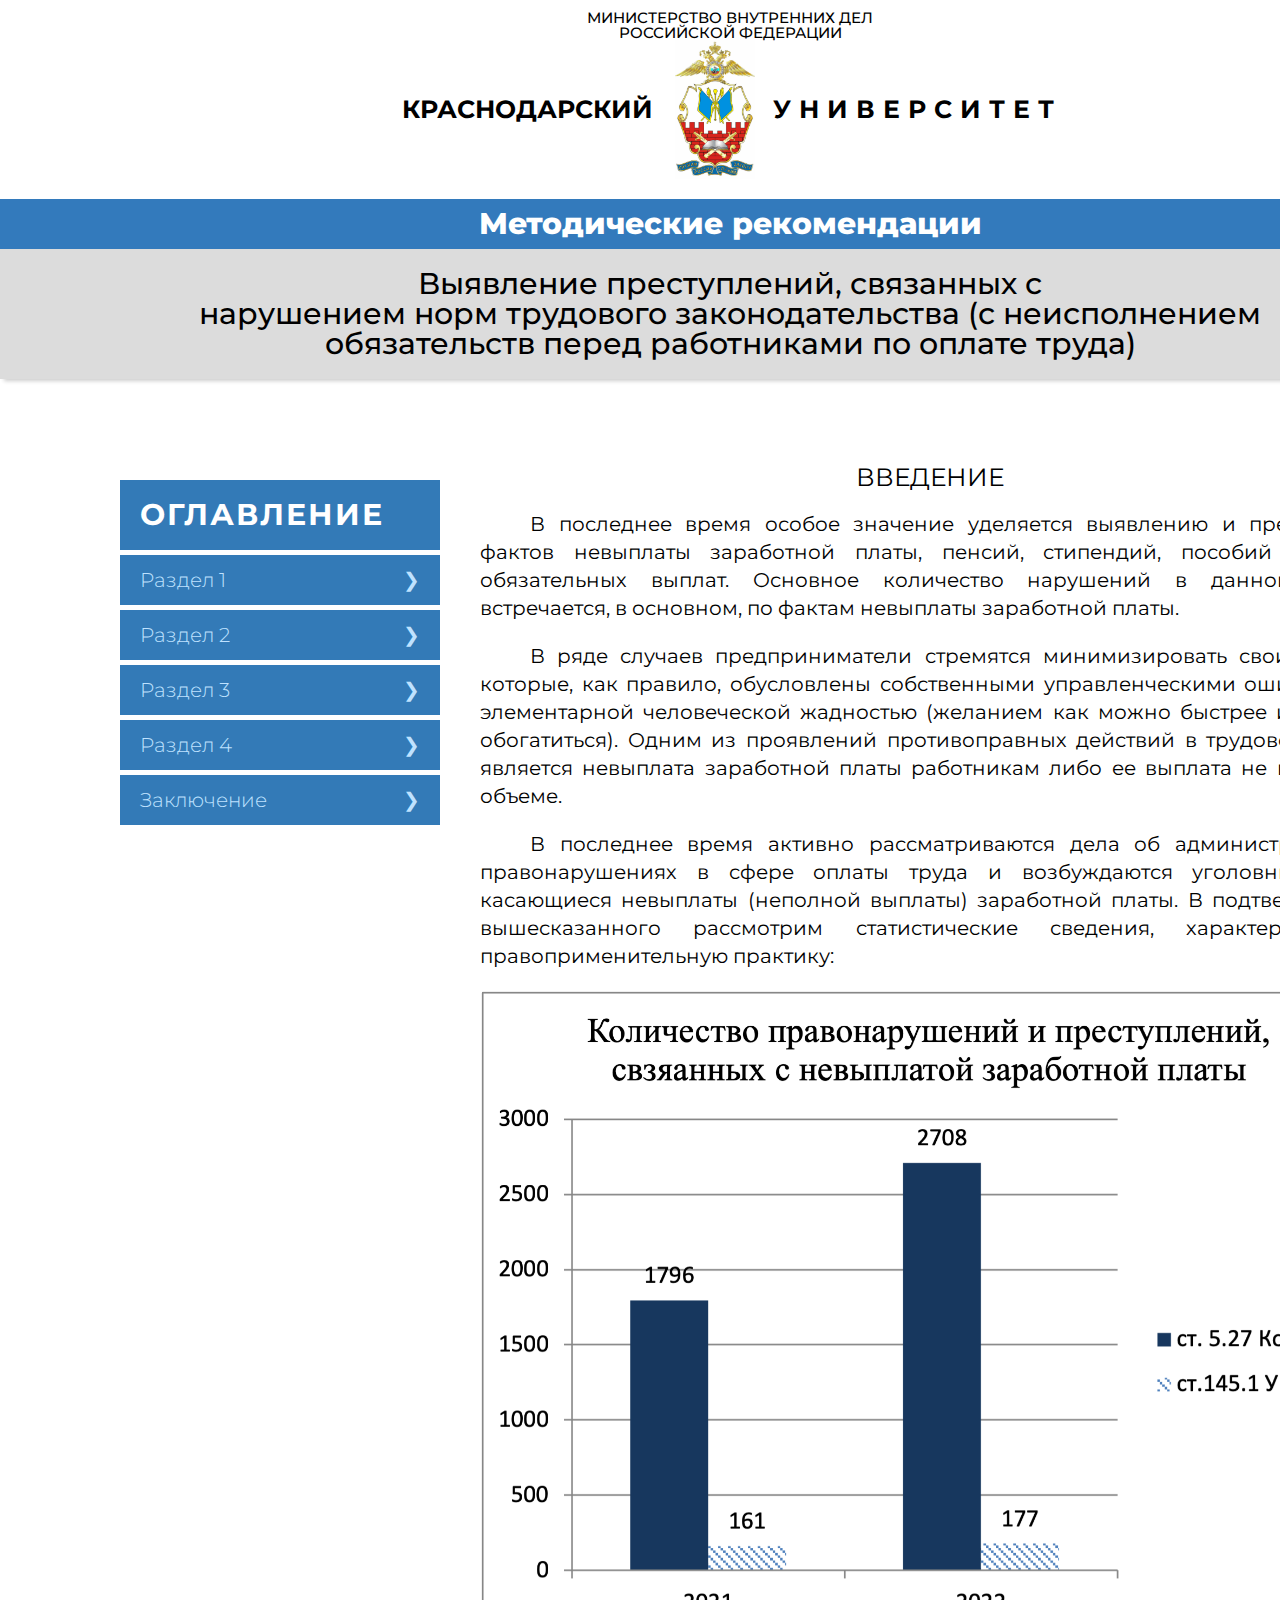
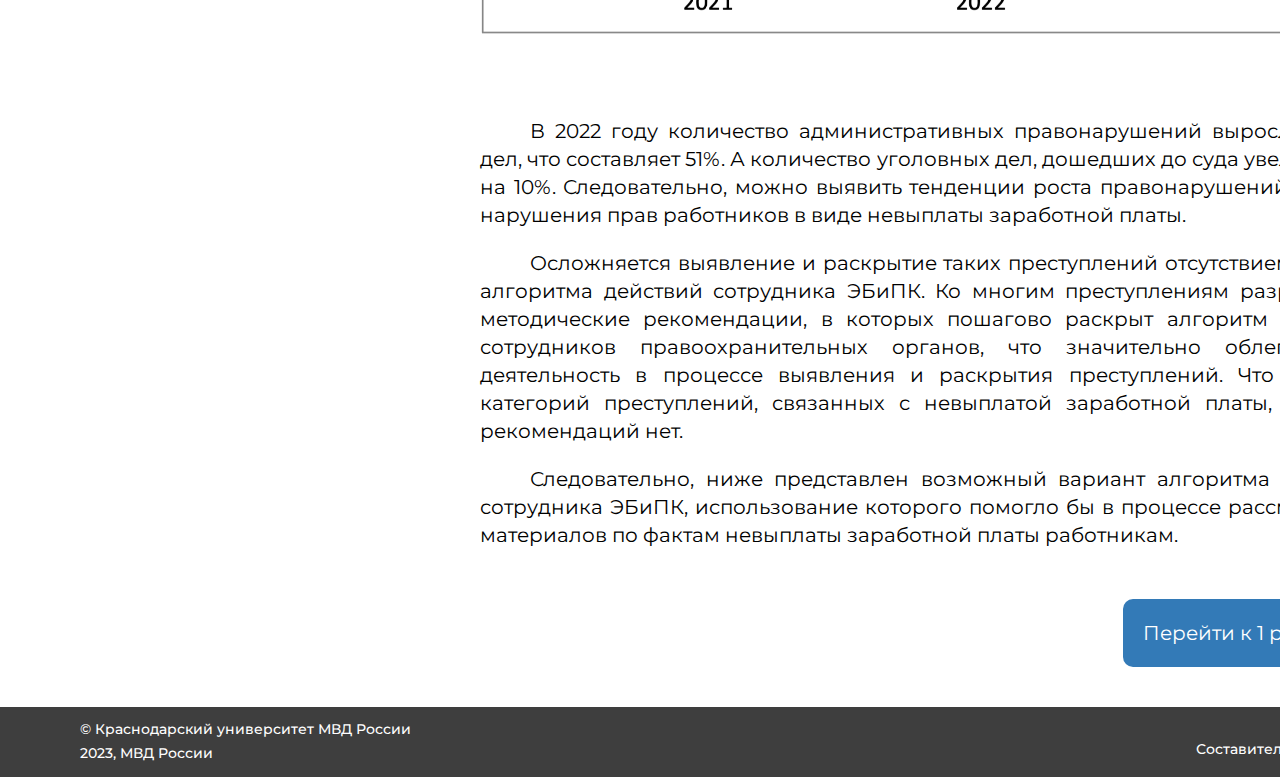
<file: index.html>
<!DOCTYPE html>
<html lang="en">

<head>
	<meta charset="UTF-8">
	<meta http-equiv="X-UA-Compatible" content="IE=edge">
	<meta name="viewport" content="width=device-width, initial-scale=1.0">
	<link href="https://fonts.googleapis.com/css2?family=Montserrat:wght@400;500;700;800&display=swap" rel="stylesheet">
	<link rel="stylesheet" href="./css/style.css">
	<title>Главная страница</title>
	<link rel="shortcut icon" href="./img/крду_без_фона.pXwTC.png" type="image/x-icon">
</head>

<body>
	<div class="grid-wrapper">
		<header class="header grid-header">
			<div class="header__top">
				<p class="header__top-text">МИНИСТЕРСТВО ВНУТРЕННИХ ДЕЛ<br>
					РОССИЙСКОЙ ФЕДЕРАЦИИ</p>
				<div class="logotext">
					<p class="logotext__left">КРАСНОДАРСКИЙ</p>
					<img class="logo" src="./img/лого университета 1.png" alt="#">
					<p class="logotext__right">УНИВЕРСИТЕТ</p>
				</div>
			</div>
			<div class="header__main">
				<h2>Методические рекомендации
				</h2>
			</div>
			<div class="header__bottom">
				<p>Выявление преступлений, связанных с <br> нарушением норм трудового законодательства (с неисполнением <br> обязательств перед работниками по оплате труда)
				</p>
			</div>
		</header>
		<div class="side grid-side">
			<div class="oglavlenie">
				<h2>
					<p>оглавление</p>
				</h2>
			</div>
			<div class="acor-container">
				<a href="./123/razdel1/index.html" for="chacor1">Раздел 1</a>
				<a href="./123/razdel2/index.html" for="chacor2">Раздел 2</a>
				<a href="./123/razdel3/index.html" for="chacor3">Раздел 3</a>
				<a href="./123/razdel4/index.html" for="chacor4">Раздел 4</a>
				<a href="./123/zakluchenie/index.html" for="chacor5">Заключение</a>
			</div>
		</div>
		<div class="main grid-main">
			<h3>
				<p>Введение</p>
			</h3>
			<p>В последнее время особое значение уделяется выявлению и пресечению фактов невыплаты заработной платы, пенсий, стипендий, пособий и иных обязательных выплат. Основное количество нарушений в данной сфере встречается, в основном, по фактам невыплаты заработной платы.</p>
			<p>В ряде случаев предприниматели стремятся минимизировать свои убытки, которые, как правило, обусловлены собственными управленческими ошибками и элементарной человеческой жадностью (желанием как можно быстрее и больше обогатиться). Одним из проявлений противоправных действий в трудовой сфере является невыплата заработной платы работникам либо ее выплата не в полном объеме.</p>
			<p>В последнее время активно рассматриваются дела об административных правонарушениях в сфере оплаты труда и возбуждаются уголовные дела, касающиеся невыплаты (неполной выплаты) заработной платы. В подтверждение вышесказанного рассмотрим статистические сведения, характеризующие правоприменительную практику:</p>
			<div class="main-img"><img src="./img/stat.png"
					alt="#"></div>
			<p>В 2022 году количество административных правонарушений выросло на 912 дел, что составляет 51%.  А количество уголовных дел, дошедших до суда увеличилось на 10%. Следовательно, можно выявить тенденции роста правонарушений в сфере нарушения прав работников в виде невыплаты заработной платы.</p>
			<p>Осложняется выявление и раскрытие таких преступлений отсутствием четкого алгоритма действий сотрудника ЭБиПК. Ко многим преступлениям разработаны методические рекомендации, в которых пошагово раскрыт алгоритм действий сотрудников правоохранительных органов, что значительно облегчает их деятельность в процессе выявления и раскрытия преступлений. Что касается категорий преступлений, связанных с невыплатой заработной платы, то таких рекомендаций нет. </p>
			<p>Следовательно, ниже представлен возможный вариант алгоритма действий сотрудника ЭБиПК, использование которого помогло бы в процессе рассмотрения материалов по фактам невыплаты заработной платы работникам. </p>
			<div class="main__buttons buttons">
				<a href="./123/razdel1/index.html" class="button__right">
					<p>Перейти к 1 разделу</p>
				</a>
			</div>
		</div>
		<footer class="footer grid-footer">
			<div class="footer__text">
				<div class="footer-textleft">
					<p>© Краснодарский университет МВД России</p>
					<p>2023, МВД России</p>
				</div>
				<div class="footer-textright">
					<p>Составитель: Ю.Н. Горюн</p>
				</div>
			</div>
		</footer>
</body>

</html>
</file>
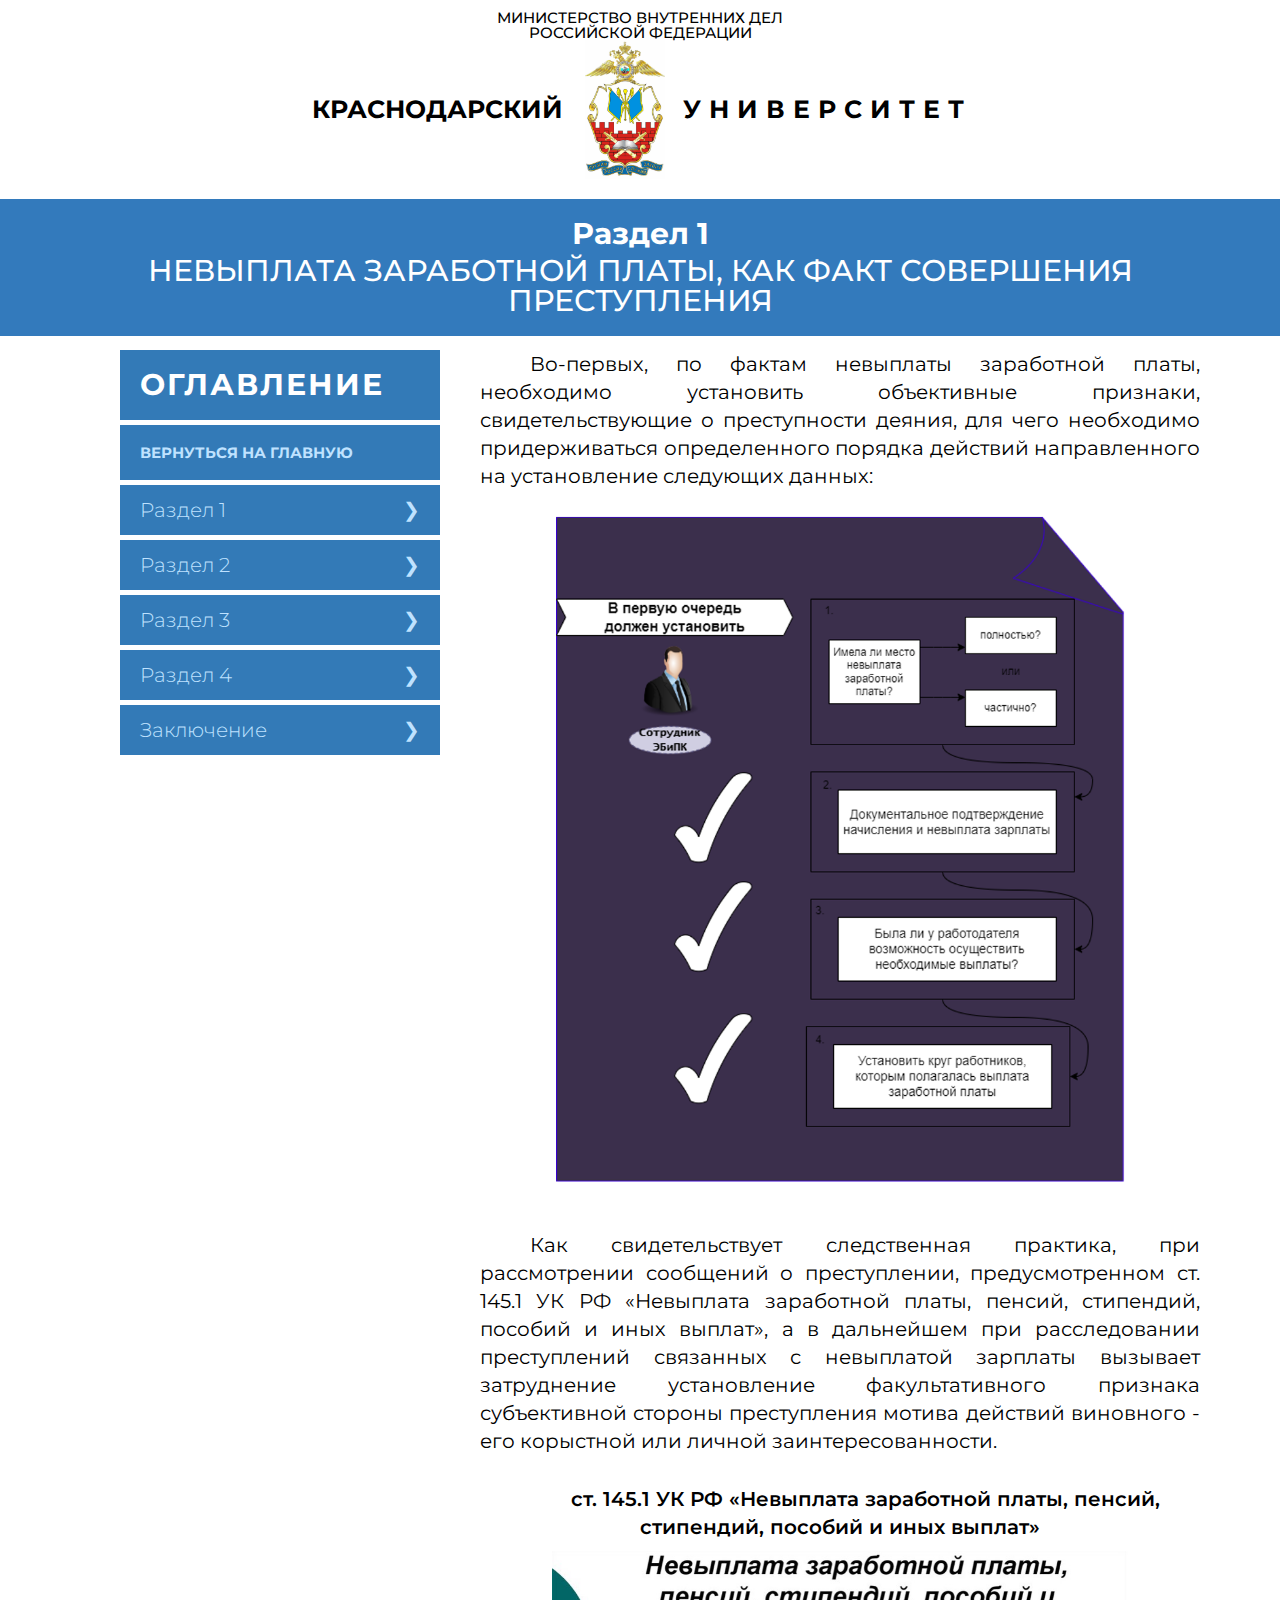
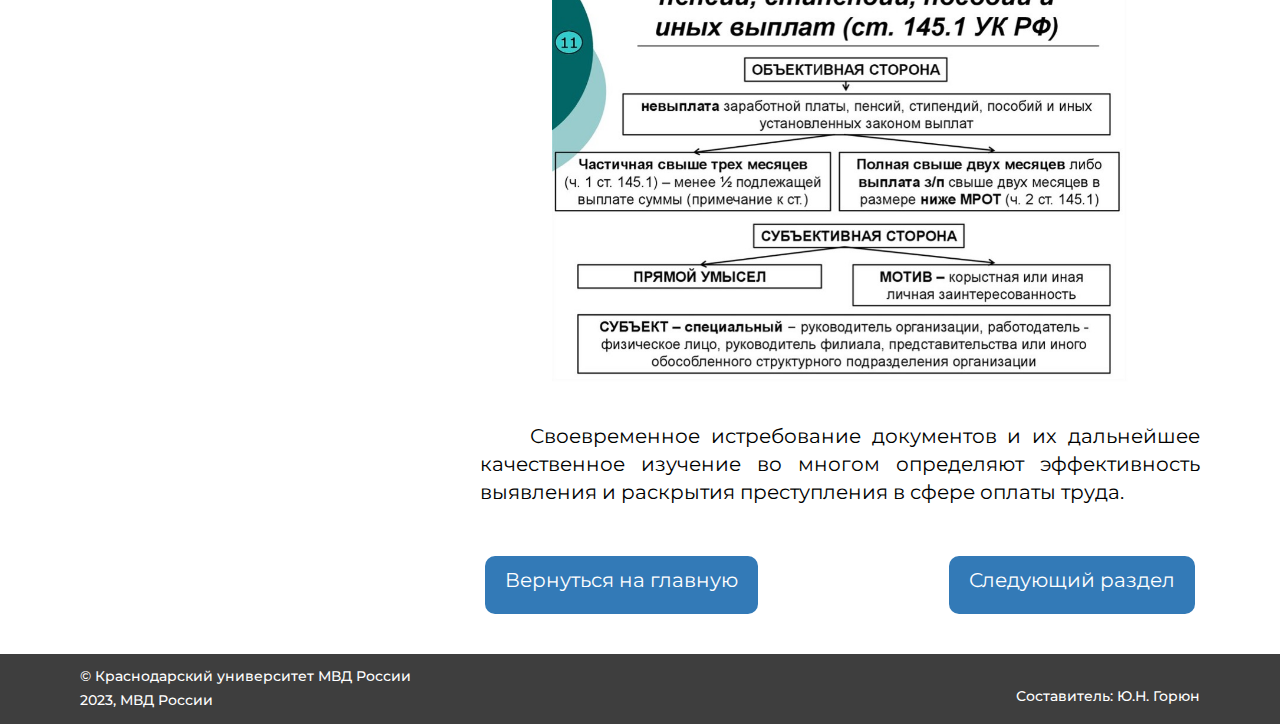
<file: 123/razdel1/index.html>
<!DOCTYPE html>
<html lang="en">

<head>
	<meta charset="UTF-8">
	<meta http-equiv="X-UA-Compatible" content="IE=edge">
	<meta name="viewport" content="width=device-width, initial-scale=1.0">
	<link href="https://fonts.googleapis.com/css2?family=Montserrat:wght@400;500;700;800&display=swap" rel="stylesheet">
	<link rel="stylesheet" href="./css/style.css">
	<title>Раздел 1</title>
	<link rel="shortcut icon" href="./img/крду_без_фона.pXwTC.png" type="image/x-icon">
</head>

<body>
	<div class="grid-wrapper">
		<header class="header grid-header">
			<div class="header__top">
				<p class="header__top-text">МИНИСТЕРСТВО ВНУТРЕННИХ ДЕЛ<br>
					РОССИЙСКОЙ ФЕДЕРАЦИИ</p>
				<div class="logotext">
					<p class="logotext__left">КРАСНОДАРСКИЙ</p>
					<img class="logo" src="./img/лого университета 1.png" alt="#">
					<p class="logotext__right">УНИВЕРСИТЕТ</p>
				</div>
			</div>
			<div class="header__main">
				<h2>Раздел 1 <br>
					<p>НЕВЫПЛАТА ЗАРАБОТНОЙ ПЛАТЫ, КАК ФАКТ СОВЕРШЕНИЯ ПРЕСТУПЛЕНИЯ</p>
				</h2>
			</div>
		</header>
		<div class="side grid-side">
			<div class="oglavlenie">
				<h2>
					<p>оглавление</p>
				</h2>
			</div>
			<div class="glavnaya">
				<a href="../../index.html">
					<p>Вернуться на главную</p>
				</a>
			</div>
			<div class="acor-container">
				<a href="../../123/razdel1/index.html" for="chacor1">Раздел 1</a>
				<a href="../../123/razdel2/index.html" for="chacor2">Раздел 2</a>
				<a href="../../123/razdel3/index.html" for="chacor3">Раздел 3</a>
				<a href="../../123/razdel4/index.html" for="chacor4">Раздел 4</a>
				<a href="../../123/zakluchenie/index.html" for="chacor5">Заключение</a>
			</div>
		</div>
		<div class="main grid-main">
			<p>Во-первых, по фактам невыплаты заработной платы, необходимо установить объективные признаки, свидетельствующие о преступности деяния, для чего необходимо придерживаться определенного порядка действий направленного на установление следующих данных:</p>
			<div class="main-img1"><img src="./img/razdel1-1.png" alt="#"></div>
			<div class="main-img2__text">
			</div>
			<p>Как свидетельствует следственная практика, при рассмотрении сообщений о преступлении, предусмотренном ст. 145.1 УК РФ «Невыплата заработной платы, пенсий, стипендий, пособий и иных выплат», а в дальнейшем при расследовании преступлений связанных с невыплатой зарплаты вызывает затруднение установление факультативного признака субъективной стороны преступления мотива действий виновного - его корыстной или личной заинтересованности.</p>
			<div class="otstup">
				<p>ст. 145.1 УК РФ «Невыплата заработной платы, пенсий, стипендий, пособий и иных выплат»</p>
			</div>
			<div class="main-img1"><img src="./img/razdel1-2.jpg" alt="#"></div>
			<p>Своевременное истребование документов и их дальнейшее качественное изучение во многом определяют эффективность выявления и раскрытия преступления в сфере оплаты труда.</p>
			<div class="main__buttons buttons">
				<a href="../../index.html" class="button__left">
					<p>Вернуться на главную</p>
				</a>
				<a href="../../123/razdel2/index.html" class="button__right">
					<p>Следующий раздел</p>
				</a>
			</div>
		</div>
		<footer class="footer grid-footer">
			<div class="footer__text">
				<div class="footer-textleft">
					<p>© Краснодарский университет МВД России</p>
					<p>2023, МВД России</p>
				</div>
				<div class="footer-textright">
					<p>Составитель: Ю.Н. Горюн</p>
				</div>
			</div>
		</footer>
</body>

</html>
</file>
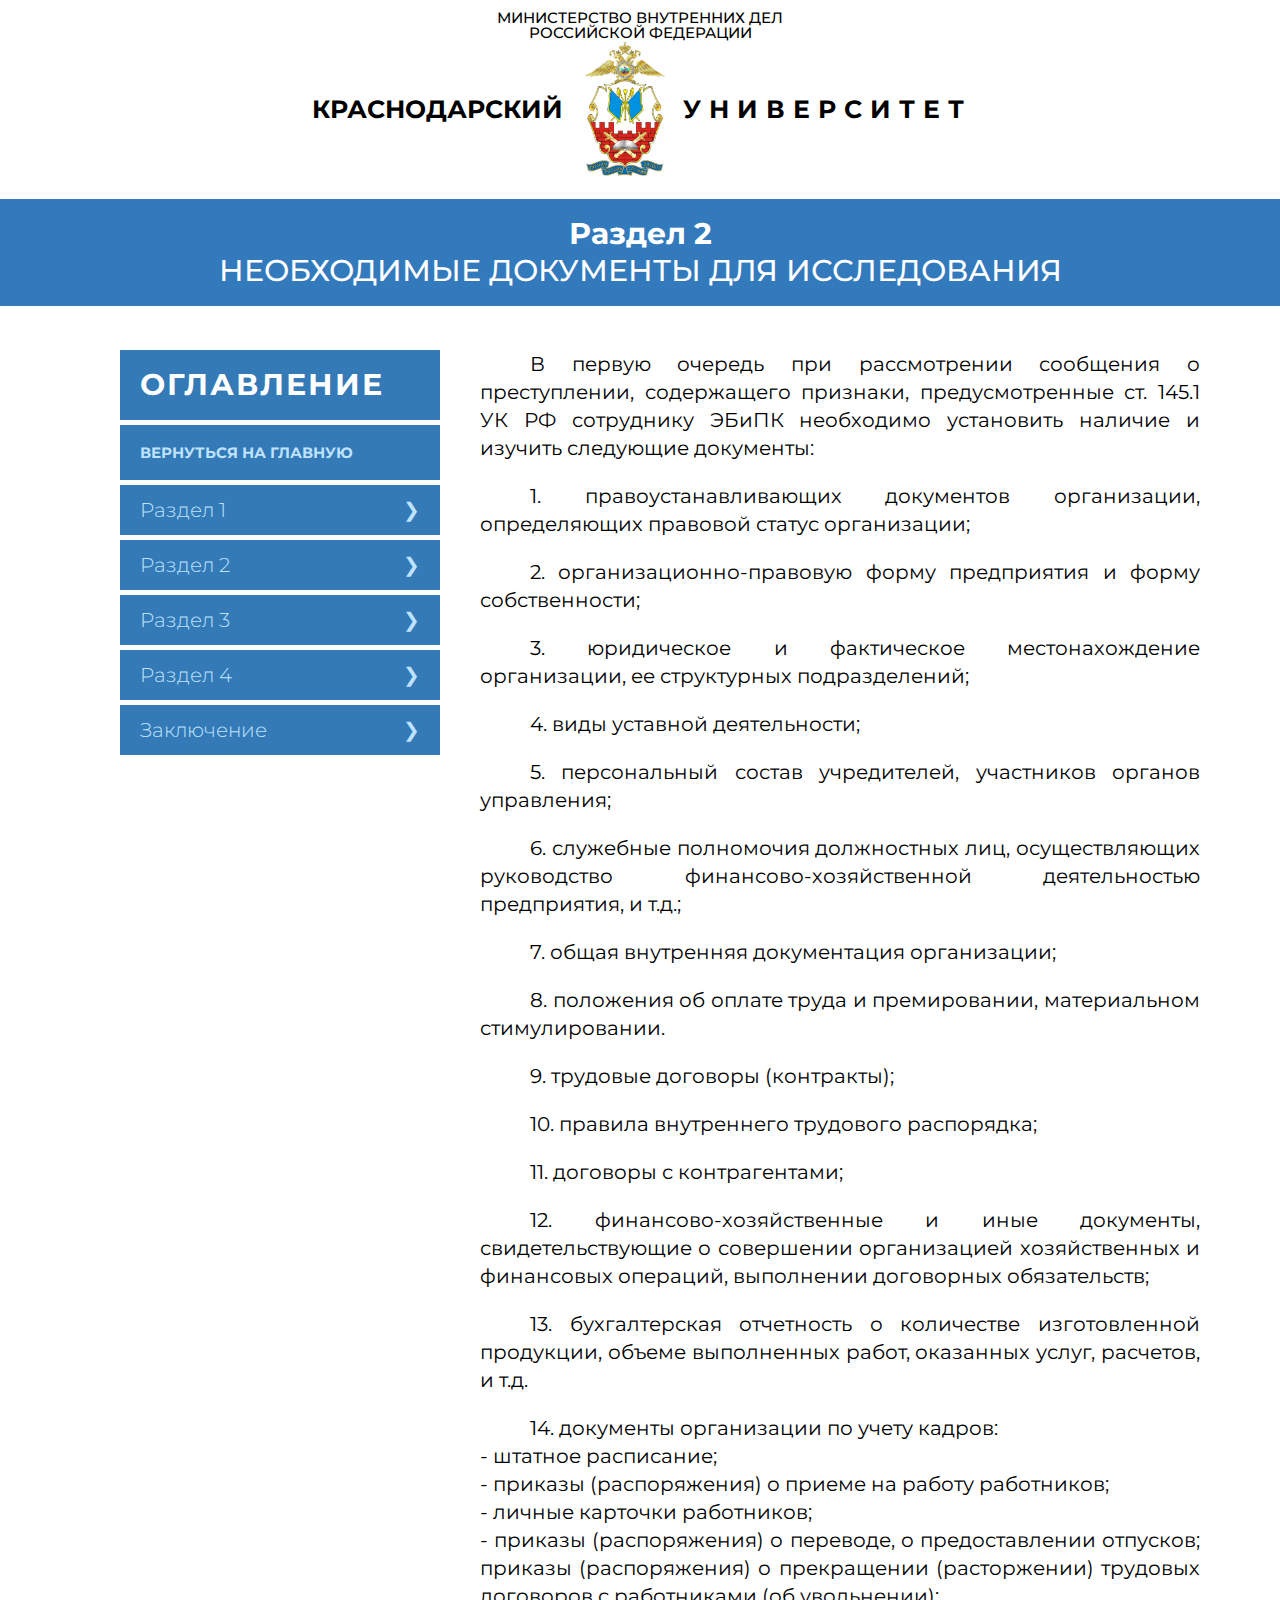
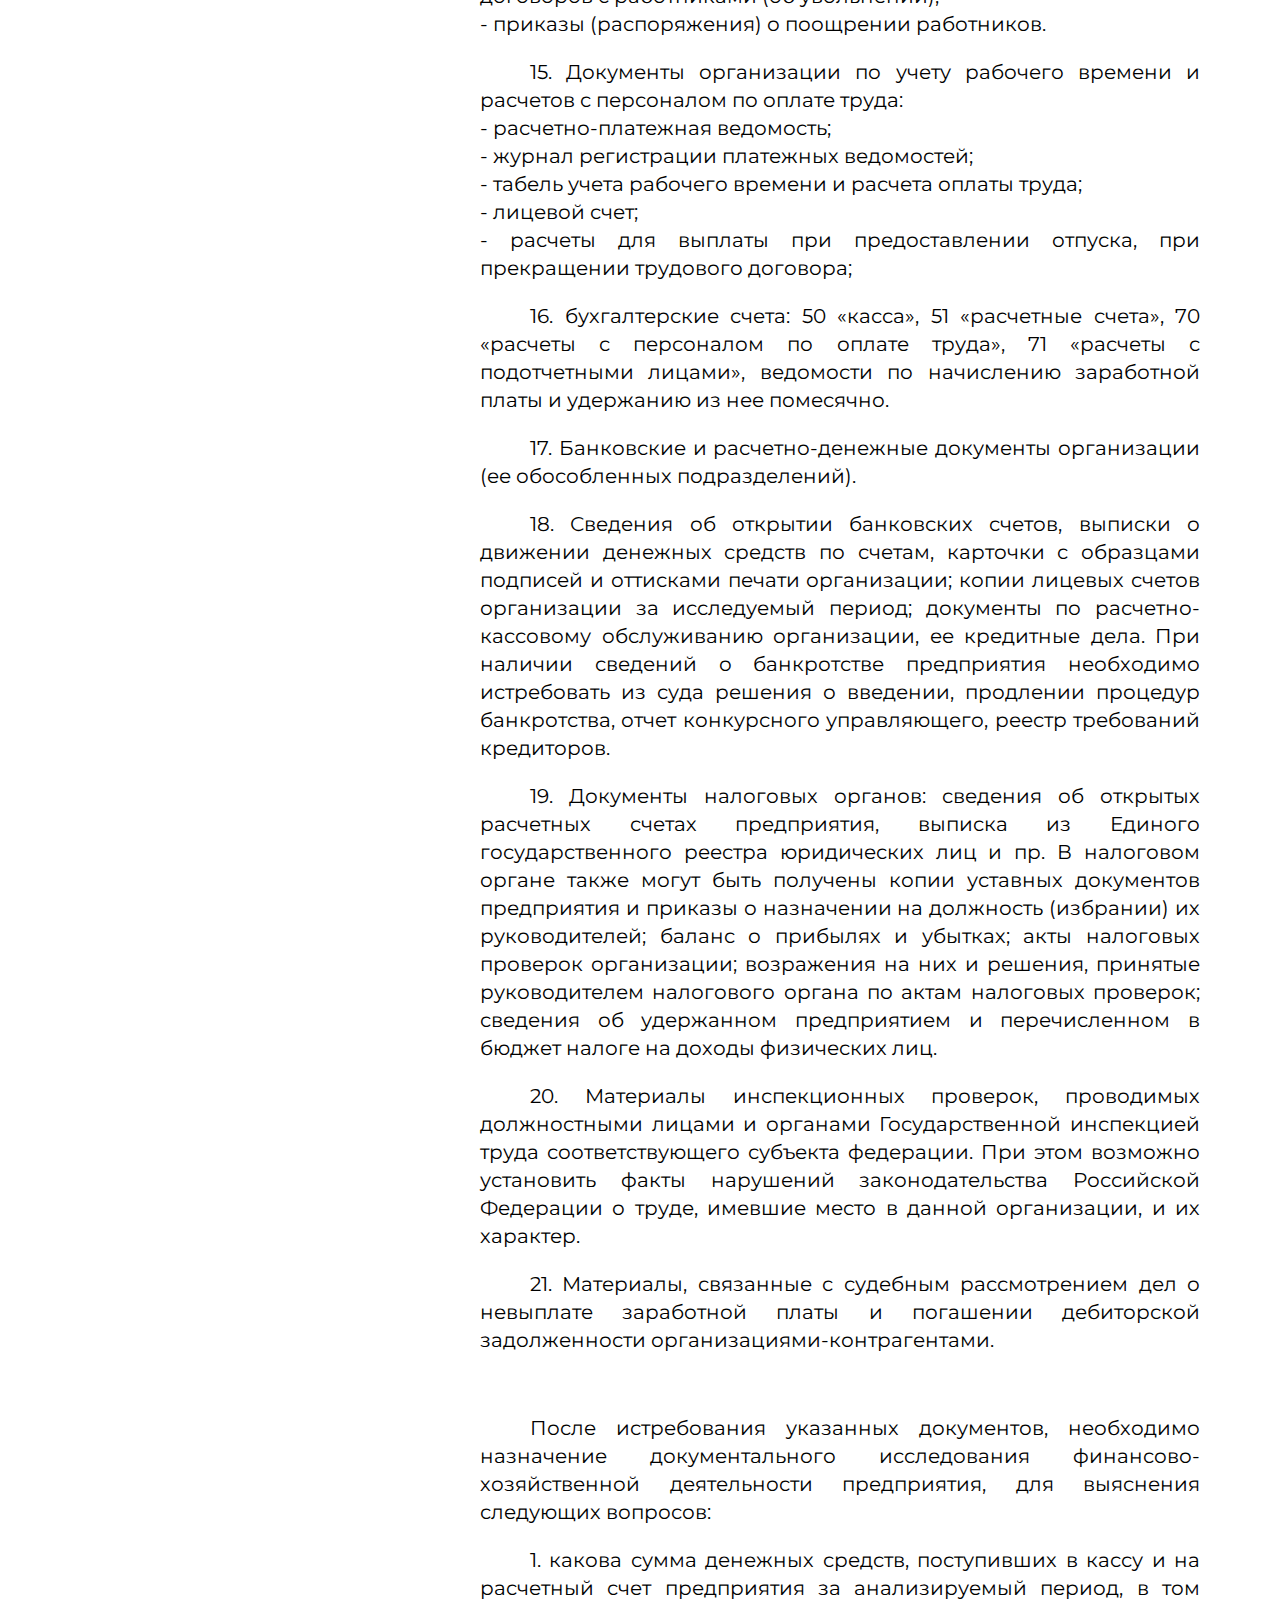
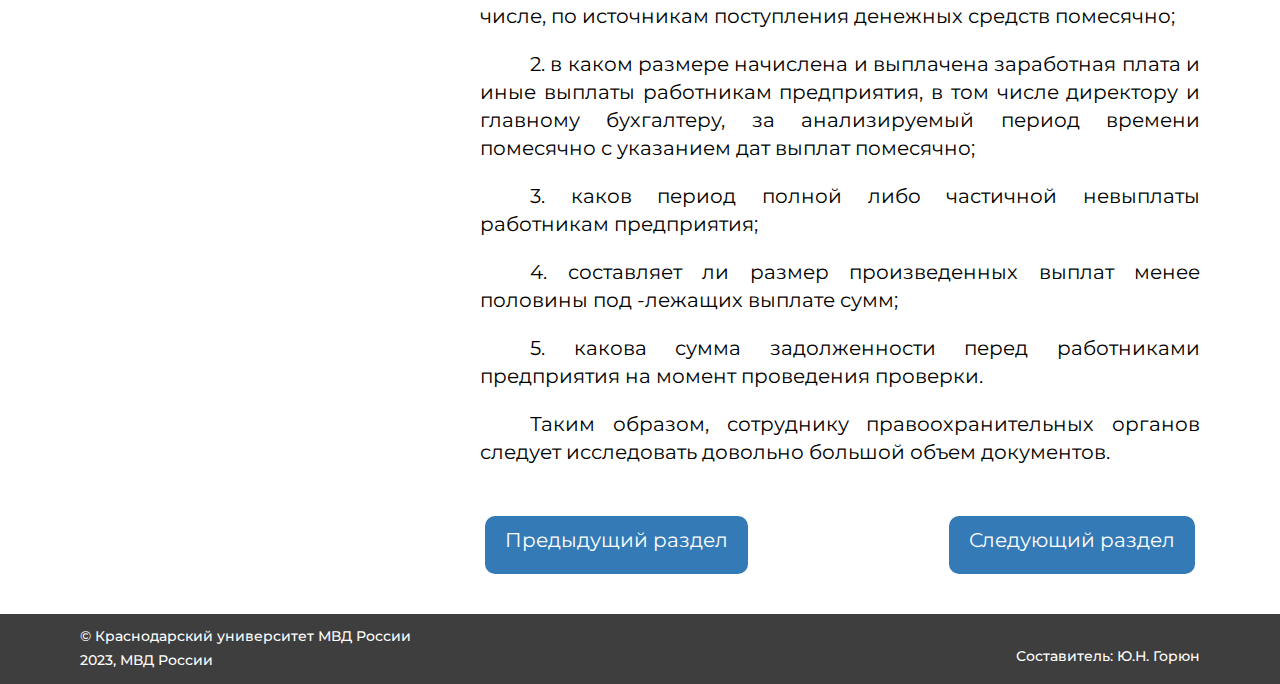
<file: 123/razdel2/index.html>
<!DOCTYPE html>
<html lang="en">

<head>
	<meta charset="UTF-8">
	<meta http-equiv="X-UA-Compatible" content="IE=edge">
	<meta name="viewport" content="width=device-width, initial-scale=1.0">
	<link href="https://fonts.googleapis.com/css2?family=Montserrat:wght@400;500;700;800&display=swap" rel="stylesheet">
	<link rel="stylesheet" href="./css/style.css">
	<title>Раздел 2</title>
	<link rel="shortcut icon" href="./img/крду_без_фона.pXwTC.png" type="image/x-icon">
</head>

<body>
	<div class="grid-wrapper">
		<header class="header grid-header">
			<div class="header__top">
				<p class="header__top-text">МИНИСТЕРСТВО ВНУТРЕННИХ ДЕЛ<br>
					РОССИЙСКОЙ ФЕДЕРАЦИИ</p>
				<div class="logotext">
					<p class="logotext__left">КРАСНОДАРСКИЙ</p>
					<img class="logo" src="./img/лого университета 1.png" alt="#">
					<p class="logotext__right">УНИВЕРСИТЕТ</p>
				</div>
			</div>
			<div class="header__main">
				<h2>Раздел 2 <br>
					<p>НЕОБХОДИМЫЕ ДОКУМЕНТЫ ДЛЯ ИССЛЕДОВАНИЯ</p>
				</h2>
			</div>
		</header>
		<div class="side grid-side">
			<div class="oglavlenie">
				<h2>
					<p>оглавление</p>
				</h2>
			</div>
			<div class="glavnaya">
				<a href="../../index.html">
					<p>Вернуться на главную</p>
				</a>
			</div>
			<div class="acor-container">
				<a href="../../123/razdel1/index.html" for="chacor1">Раздел 1</a>
				<a href="../../123/razdel2/index.html" for="chacor2">Раздел 2</a>
				<a href="../../123/razdel3/index.html" for="chacor3">Раздел 3</a>
				<a href="../../123/razdel4/index.html" for="chacor4">Раздел 4</a>
				<a href="../../123/zakluchenie/index.html" for="chacor5">Заключение</a>
			</div>
		</div>
		<div class="main grid-main">
			<p>В первую очередь при рассмотрении сообщения о преступлении, содержащего признаки, предусмотренные ст. 145.1 УК РФ сотруднику ЭБиПК необходимо установить наличие и изучить следующие документы:</p>
			<p>1. правоустанавливающих документов организации, определяющих правовой статус организации;</p>
			<p>2. организационно-правовую форму предприятия и форму собственности;</p>
			<p>3. юридическое и фактическое местонахождение организации, ее структурных подразделений;</p>
			<p>4. виды уставной деятельности;</p>
			<p>5. персональный состав учредителей, участников органов управления;</p>
			<p>6. служебные полномочия должностных лиц, осуществляющих руководство финансово-хозяйственной деятельностью предприятия, и т.д.;</p>
			<p>7. общая внутренняя документация организации;</p>
			<p>8. положения об оплате труда и премировании, материальном стимулировании.</p>
			<p>9. трудовые договоры (контракты);</p>
			<p>10. правила внутреннего трудового распорядка;</p>
			<p>11. договоры с контрагентами;</p>
			<p>12. финансово-хозяйственные и иные документы, свидетельствующие о совершении организацией хозяйственных и финансовых операций, выполнении договорных обязательств;</p>
			<p>13. бухгалтерская отчетность о количестве изготовленной продукции, объеме выполненных работ, оказанных услуг, расчетов, и т.д.</p>
			<p>14. документы организации по учету кадров: <br>
				- штатное расписание;<br>
				- приказы (распоряжения) о приеме на работу работников;<br>
				- личные карточки работников;<br>
				- приказы (распоряжения) о переводе, о предоставлении отпусков; приказы (распоряжения) о прекращении (расторжении) трудовых договоров с работниками (об увольнении);<br>
				- приказы (распоряжения) о поощрении работников.
				</p>
			<p>15. Документы организации по учету рабочего времени и расчетов с персоналом по оплате труда: <br>
				- расчетно-платежная ведомость; <br>
				- журнал регистрации платежных ведомостей; <br>
				- табель учета рабочего времени и расчета оплаты труда; <br>
				- лицевой счет; <br>
				- расчеты для выплаты при предоставлении отпуска, при прекращении трудового договора;
				</p>
			<p>16. бухгалтерские счета: 50 «касса», 51 «расчетные счета», 70 «расчеты с персоналом по оплате труда», 71 «расчеты с подотчетными лицами», ведомости по начислению заработной платы и удержанию из нее помесячно.</p>
			<p>17. Банковские и расчетно-денежные документы организации (ее обособленных подразделений).</p>
			<p>18. Сведения об открытии банковских счетов, выписки о движении денежных средств по счетам, карточки с образцами подписей и оттисками печати организации; копии лицевых счетов организации за исследуемый период; документы по расчетно-кассовому обслуживанию организации, ее кредитные дела. При наличии сведений о банкротстве предприятия необходимо истребовать из суда решения о введении, продлении процедур банкротства, отчет конкурсного управляющего, реестр требований кредиторов.</p>
			<p>19. Документы налоговых органов: сведения об открытых расчетных счетах предприятия, выписка из Единого государственного реестра юридических лиц и пр. В налоговом органе также могут быть получены копии уставных документов предприятия и приказы о назначении на должность (избрании) их руководителей; баланс о прибылях и убытках; акты налоговых проверок организации; возражения на них и решения, принятые руководителем налогового органа по актам налоговых проверок; сведения об удержанном предприятием и перечисленном в бюджет налоге на доходы физических лиц.</p>
			<p>20. Материалы инспекционных проверок, проводимых должностными лицами и органами Государственной инспекцией труда соответствующего субъекта федерации. При этом возможно установить факты нарушений законодательства Российской Федерации о труде, имевшие место в данной организации, и их характер.</p>
			<p>21. Материалы, связанные с судебным рассмотрением дел о невыплате заработной платы и погашении дебиторской задолженности организациями-контрагентами.</p>
			<p class="main-2abz">После истребования указанных документов, необходимо назначение документального исследования финансово-хозяйственной деятельности предприятия, для выяснения следующих вопросов:</p>
			<p>1. какова сумма денежных средств, поступивших в кассу и на расчетный счет предприятия за анализируемый период, в том числе, по источникам поступления денежных средств помесячно;</p>
			<p>2. в каком размере начислена и выплачена заработная плата и иные выплаты работникам предприятия, в том числе директору и главному бухгалтеру, за анализируемый период времени помесячно с указанием дат выплат помесячно;</p>
			<p>3. каков период полной либо частичной невыплаты работникам предприятия;</p>
			<p>4. составляет ли размер произведенных выплат менее половины под -лежащих выплате сумм;</p>
			<p>5. какова сумма задолженности перед работниками предприятия на момент проведения проверки.</p>
			<p>Таким образом, сотруднику правоохранительных органов следует исследовать довольно большой объем документов. </p>
			<div class="main__buttons buttons">
				<a href="../../123/razdel1/index.html" class="button__left">
					<p>Предыдущий раздел</p>
				</a>
				<a href="../../123/razdel3/index.html" class="button__right">
					<p>Следующий раздел</p>
				</a>
			</div>
		</div>
		<footer class="footer grid-footer">
			<div class="footer__text">
				<div class="footer-textleft">
					<p>© Краснодарский университет МВД России</p>
					<p>2023, МВД России</p>
				</div>
				<div class="footer-textright">
					<p>Составитель: Ю.Н. Горюн</p>
				</div>
			</div>
		</footer>
</body>

</html>
</file>
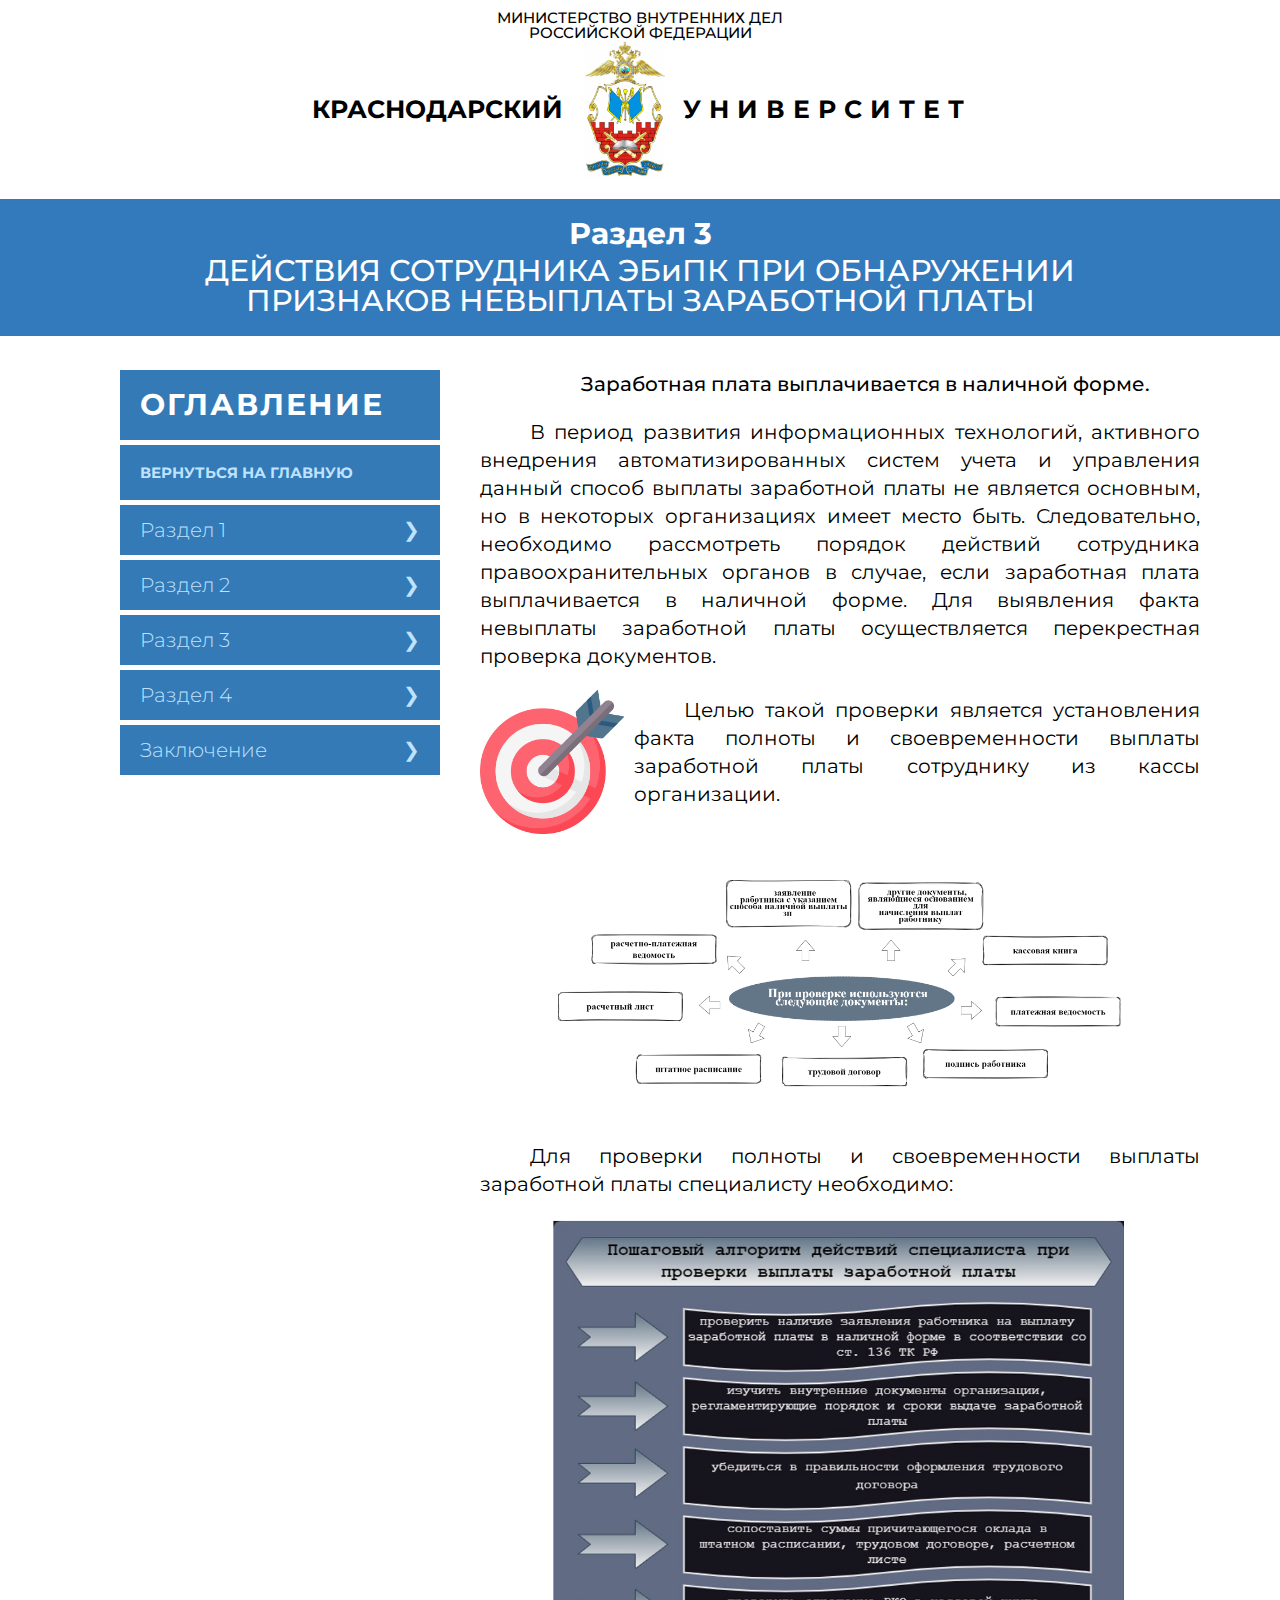
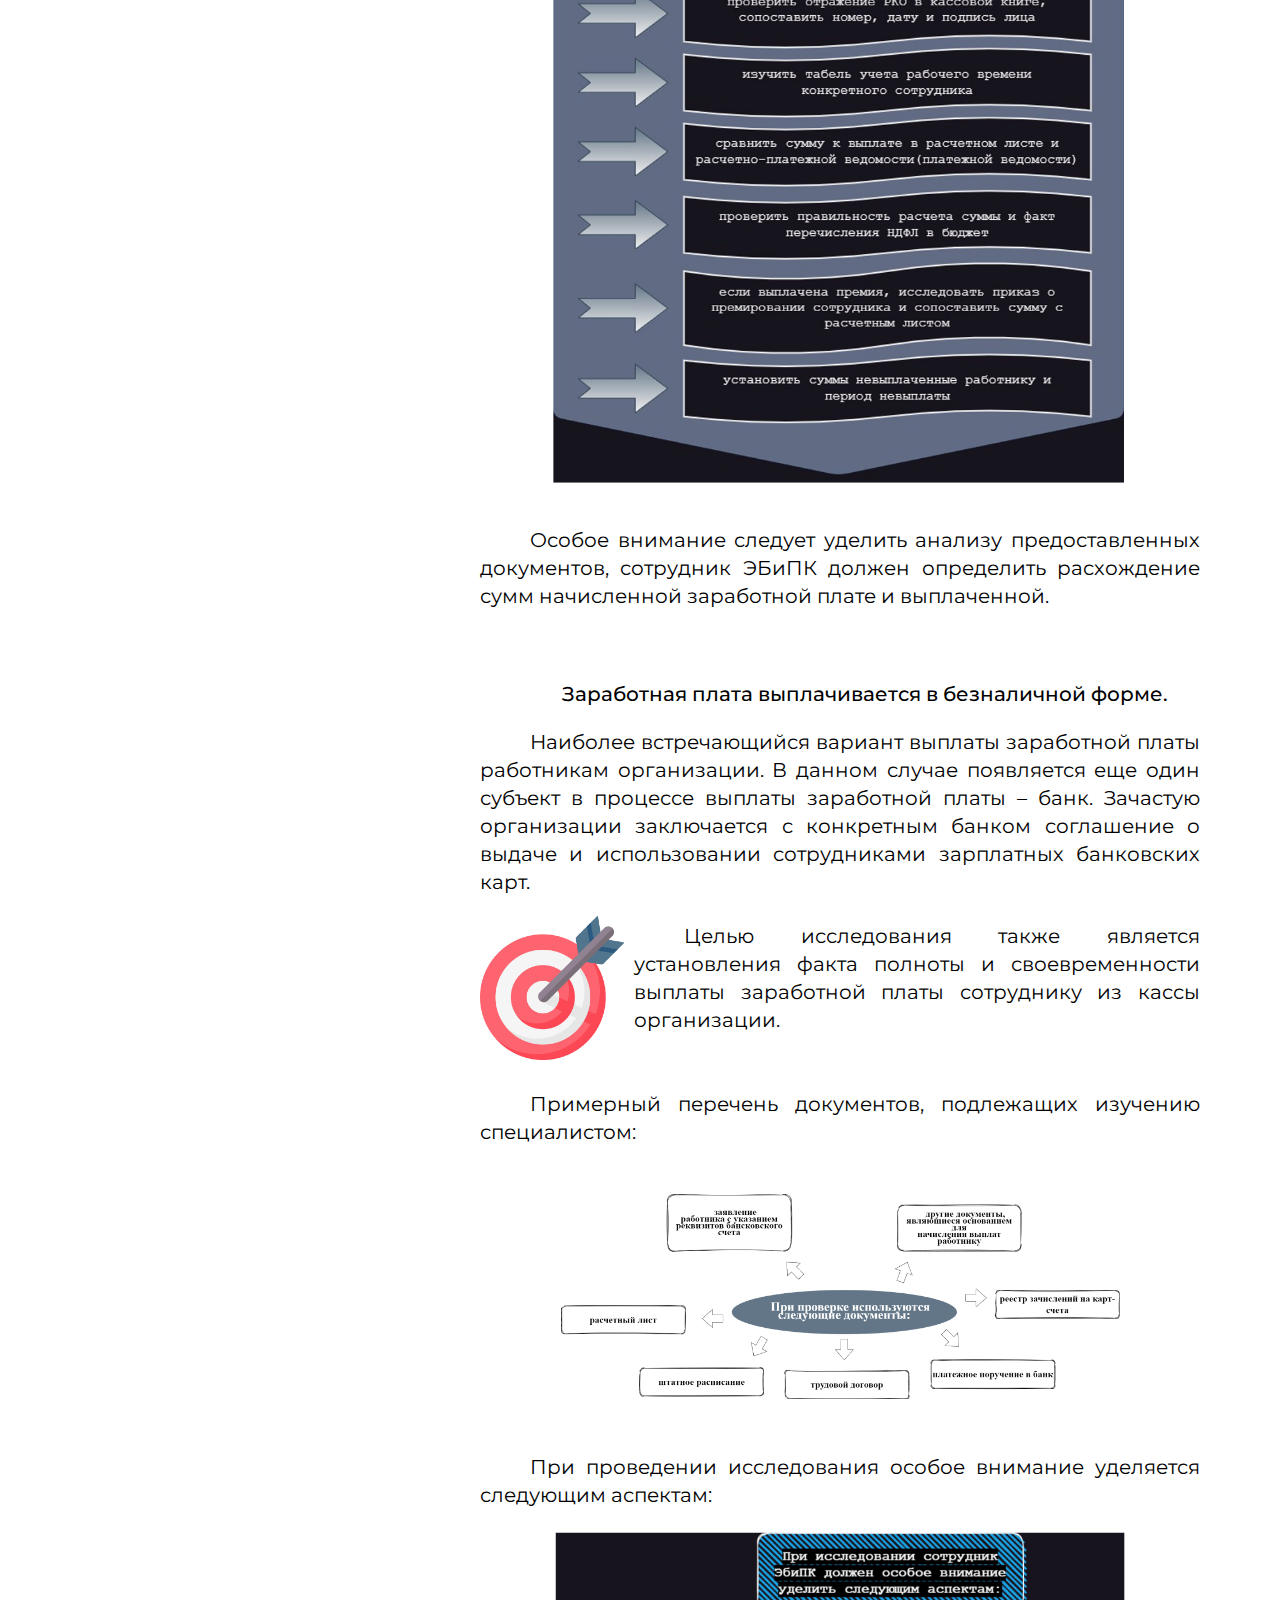
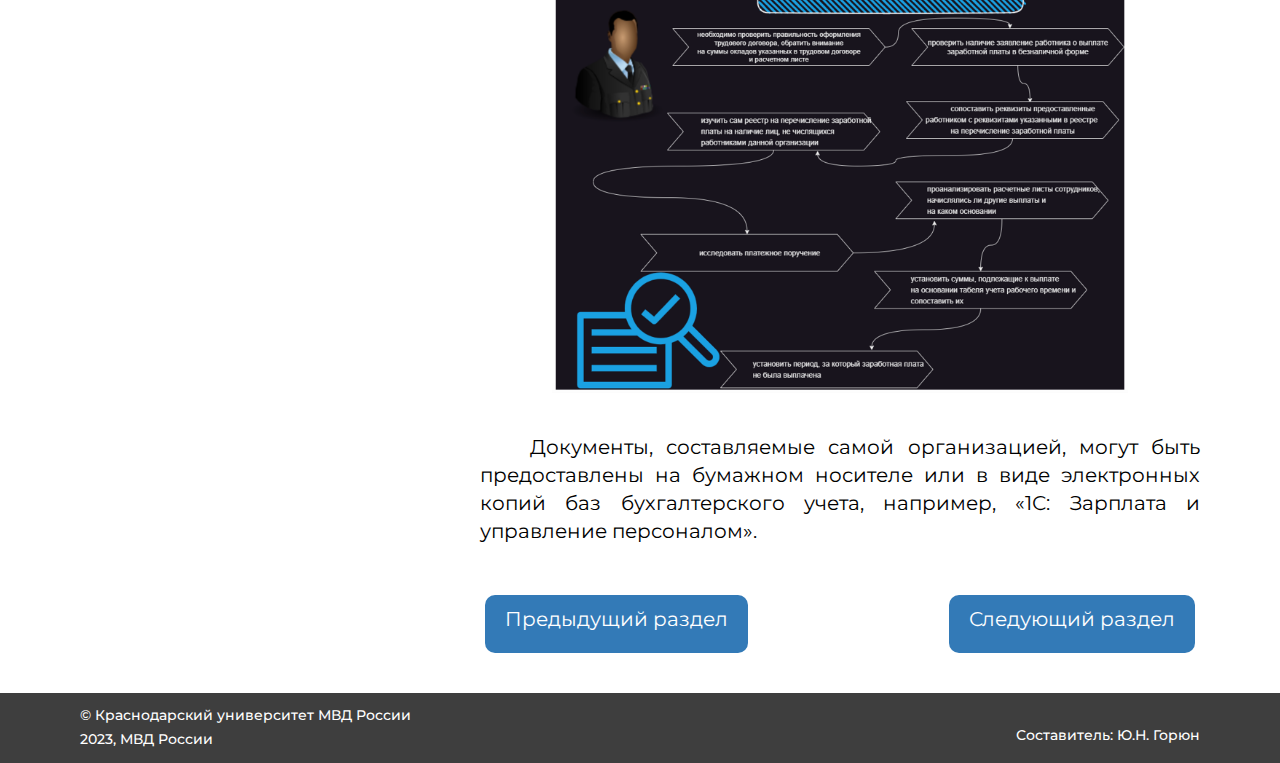
<file: 123/razdel3/index.html>
<!DOCTYPE html>
<html lang="en">

<head>
	<meta charset="UTF-8">
	<meta http-equiv="X-UA-Compatible" content="IE=edge">
	<meta name="viewport" content="width=device-width, initial-scale=1.0">
	<link href="https://fonts.googleapis.com/css2?family=Montserrat:wght@400;500;700;800&display=swap" rel="stylesheet">
	<link rel="stylesheet" href="./css/style.css">
	<title>Раздел 3</title>
	<link rel="shortcut icon" href="./img/крду_без_фона.pXwTC.png" type="image/x-icon">
</head>

<body>
	<div class="grid-wrapper">
		<header class="header grid-header">
			<div class="header__top">
				<p class="header__top-text">МИНИСТЕРСТВО ВНУТРЕННИХ ДЕЛ<br>
					РОССИЙСКОЙ ФЕДЕРАЦИИ</p>
				<div class="logotext">
					<p class="logotext__left">КРАСНОДАРСКИЙ</p>
					<img class="logo" src="./img/лого университета 1.png" alt="#">
					<p class="logotext__right">УНИВЕРСИТЕТ</p>
				</div>
			</div>
			<div class="header__main">
				<h2>Раздел 3 <br>
					<p>ДЕЙСТВИЯ СОТРУДНИКА ЭБиПК ПРИ ОБНАРУЖЕНИИ <br> ПРИЗНАКОВ НЕВЫПЛАТЫ ЗАРАБОТНОЙ ПЛАТЫ</p>
				</h2>
			</div>
		</header>
		<div class="side grid-side">
			<div class="oglavlenie">
				<h2>
					<p>оглавление</p>
				</h2>
			</div>
			<div class="glavnaya">
				<a href="../../index.html">
					<p>Вернуться на главную</p>
				</a>
			</div>
			<div class="acor-container">
				<a href="../../123/razdel1/index.html" for="chacor1">Раздел 1</a>
				<a href="../../123/razdel2/index.html" for="chacor2">Раздел 2</a>
				<a href="../../123/razdel3/index.html" for="chacor3">Раздел 3</a>
				<a href="../../123/razdel4/index.html" for="chacor4">Раздел 4</a>
				<a href="../../123/zakluchenie/index.html" for="chacor5">Заключение</a>
			</div>
		</div>
		<div class="main grid-main">
			<div class="main-center"><p>Заработная плата выплачивается в наличной форме.</p></div>
			<p>В период развития информационных технологий, активного внедрения автоматизированных систем учета и управления данный способ выплаты заработной платы не является основным, но в некоторых организациях имеет место быть. Следовательно, необходимо рассмотреть порядок действий сотрудника правоохранительных органов в случае, если заработная плата выплачивается в наличной форме. Для выявления факта невыплаты заработной платы осуществляется перекрестная проверка документов.</p>
			<div class="razd3">
				<img src="./img/razdel3-11.png" alt="">
				<p>Целью такой проверки является установления факта полноты и своевременности выплаты заработной платы сотруднику из кассы организации.</p>
			</div>
			<div class="main-img1"><img src="./img/razdel3-2.png" alt="#"></div>
			<p>Для проверки полноты и своевременности выплаты заработной платы специалисту необходимо:</p>
			<div class="main-img1"><img src="./img/razdel3-3.png" alt="#"></div>
			<p>Особое внимание следует уделить анализу предоставленных документов, сотрудник ЭБиПК должен определить расхождение сумм начисленной заработной плате и выплаченной.</p>
			<div class="main-center2"><p>Заработная плата выплачивается в безналичной форме.</p></div>
			<p>Наиболее встречающийся вариант выплаты заработной платы работникам организации. В данном случае появляется еще один субъект в процессе выплаты заработной платы – банк. Зачастую организации заключается с конкретным банком соглашение о выдаче и использовании сотрудниками зарплатных банковских карт.</p>
			<div class="razd3-2">
				<img src="./img/razdel3-11.png" alt="">
				<p>Целью исследования также является установления факта полноты и своевременности выплаты заработной платы сотруднику из кассы организации.</p>
			</div>
			<p>Примерный перечень документов, подлежащих изучению специалистом:</p>
			<div class="main-img1"><img src="./img/razdel3-4.png" alt="#"></div>
			<p>При проведении исследования особое внимание уделяется следующим аспектам:</p>
			<div class="main-img1"><img src="./img/razdel3-5.png" alt="#"></div>
			<p>Документы, составляемые самой организацией, могут быть предоставлены на бумажном носителе или в виде электронных копий баз бухгалтерского учета, например, «1С: Зарплата и управление персоналом».</p>
			<div class="main__buttons buttons">
				<a href="../../123/razdel2/index.html" class="button__left">
					<p>Предыдущий раздел</p>
				</a>
				<a href="../../123/razdel4/index.html" class="button__right">
					<p>Следующий раздел</p>
				</a>
			</div>
		</div>
		<footer class="footer grid-footer">
			<div class="footer__text">
				<div class="footer-textleft">
					<p>© Краснодарский университет МВД России</p>
					<p>2023, МВД России</p>
				</div>
				<div class="footer-textright">
					<p>Составитель: Ю.Н. Горюн</p>
				</div>
			</div>
		</footer>
</body>

</html>
</file>
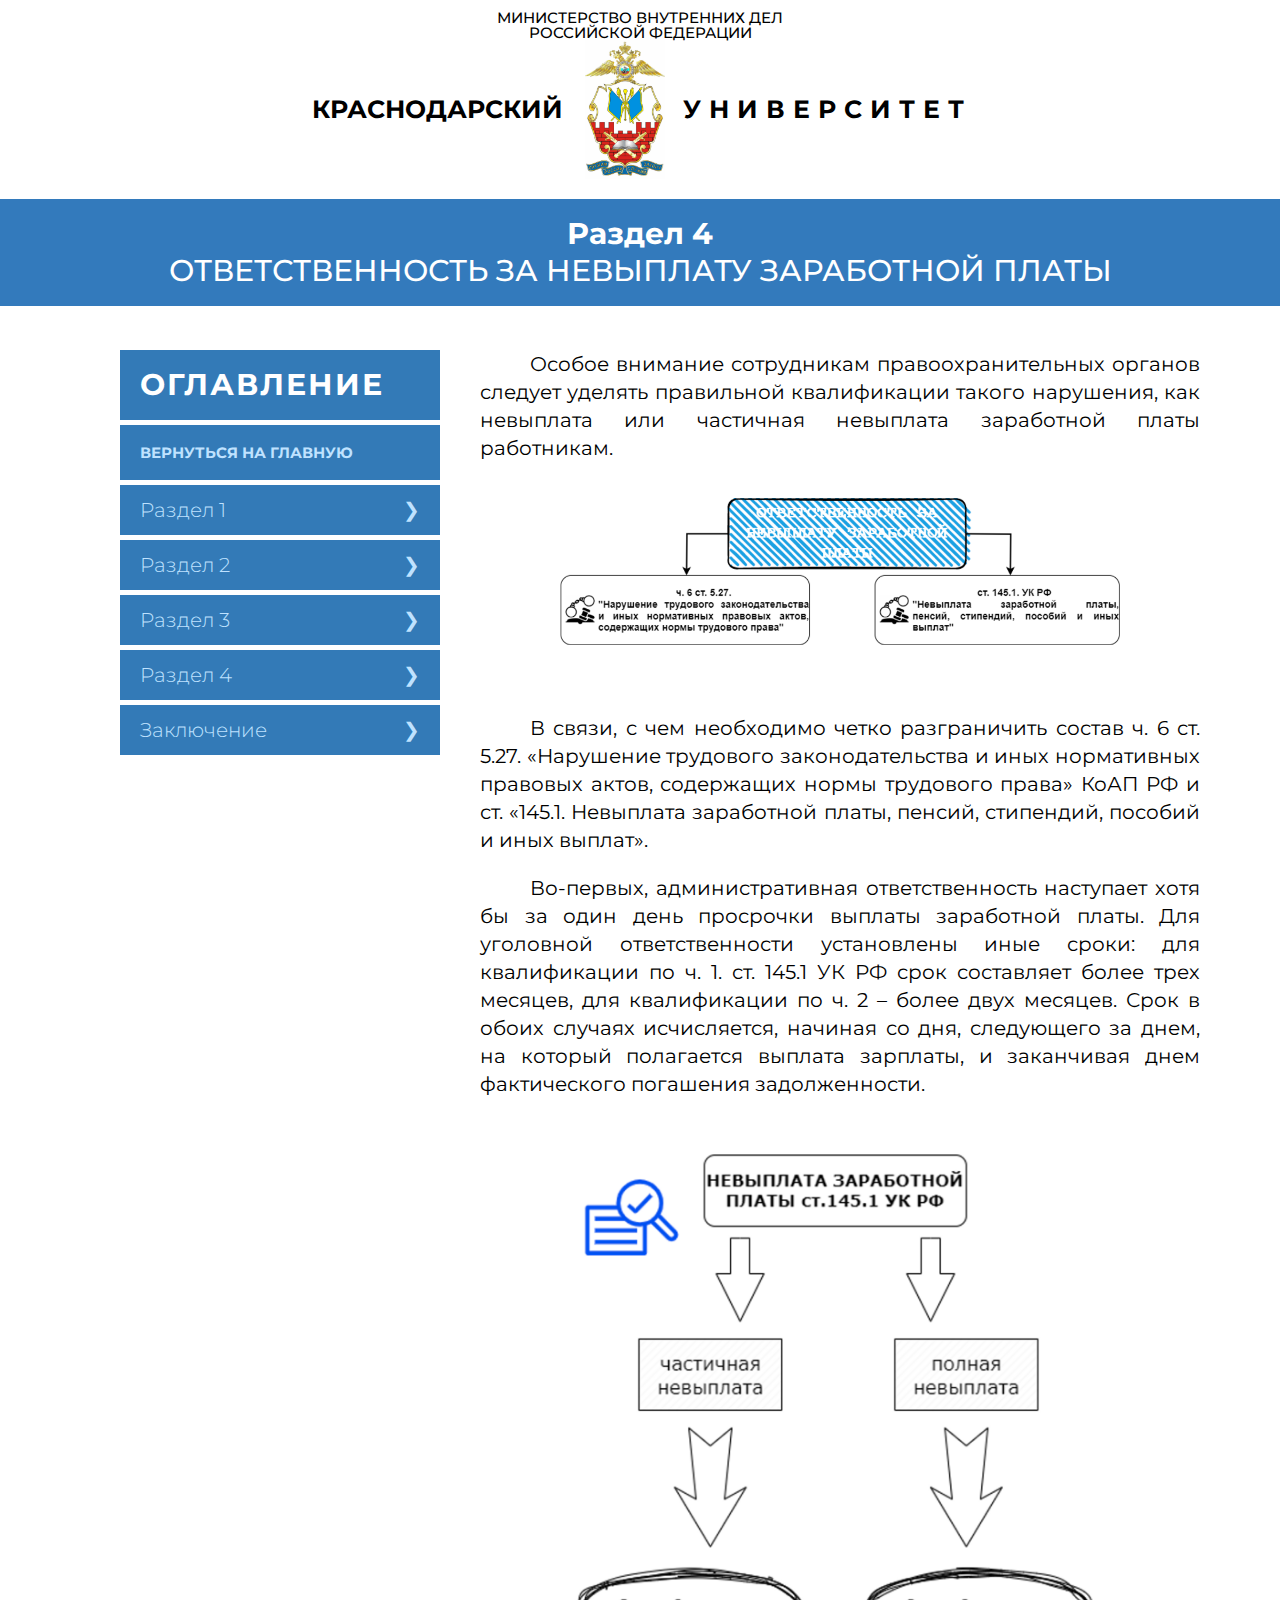
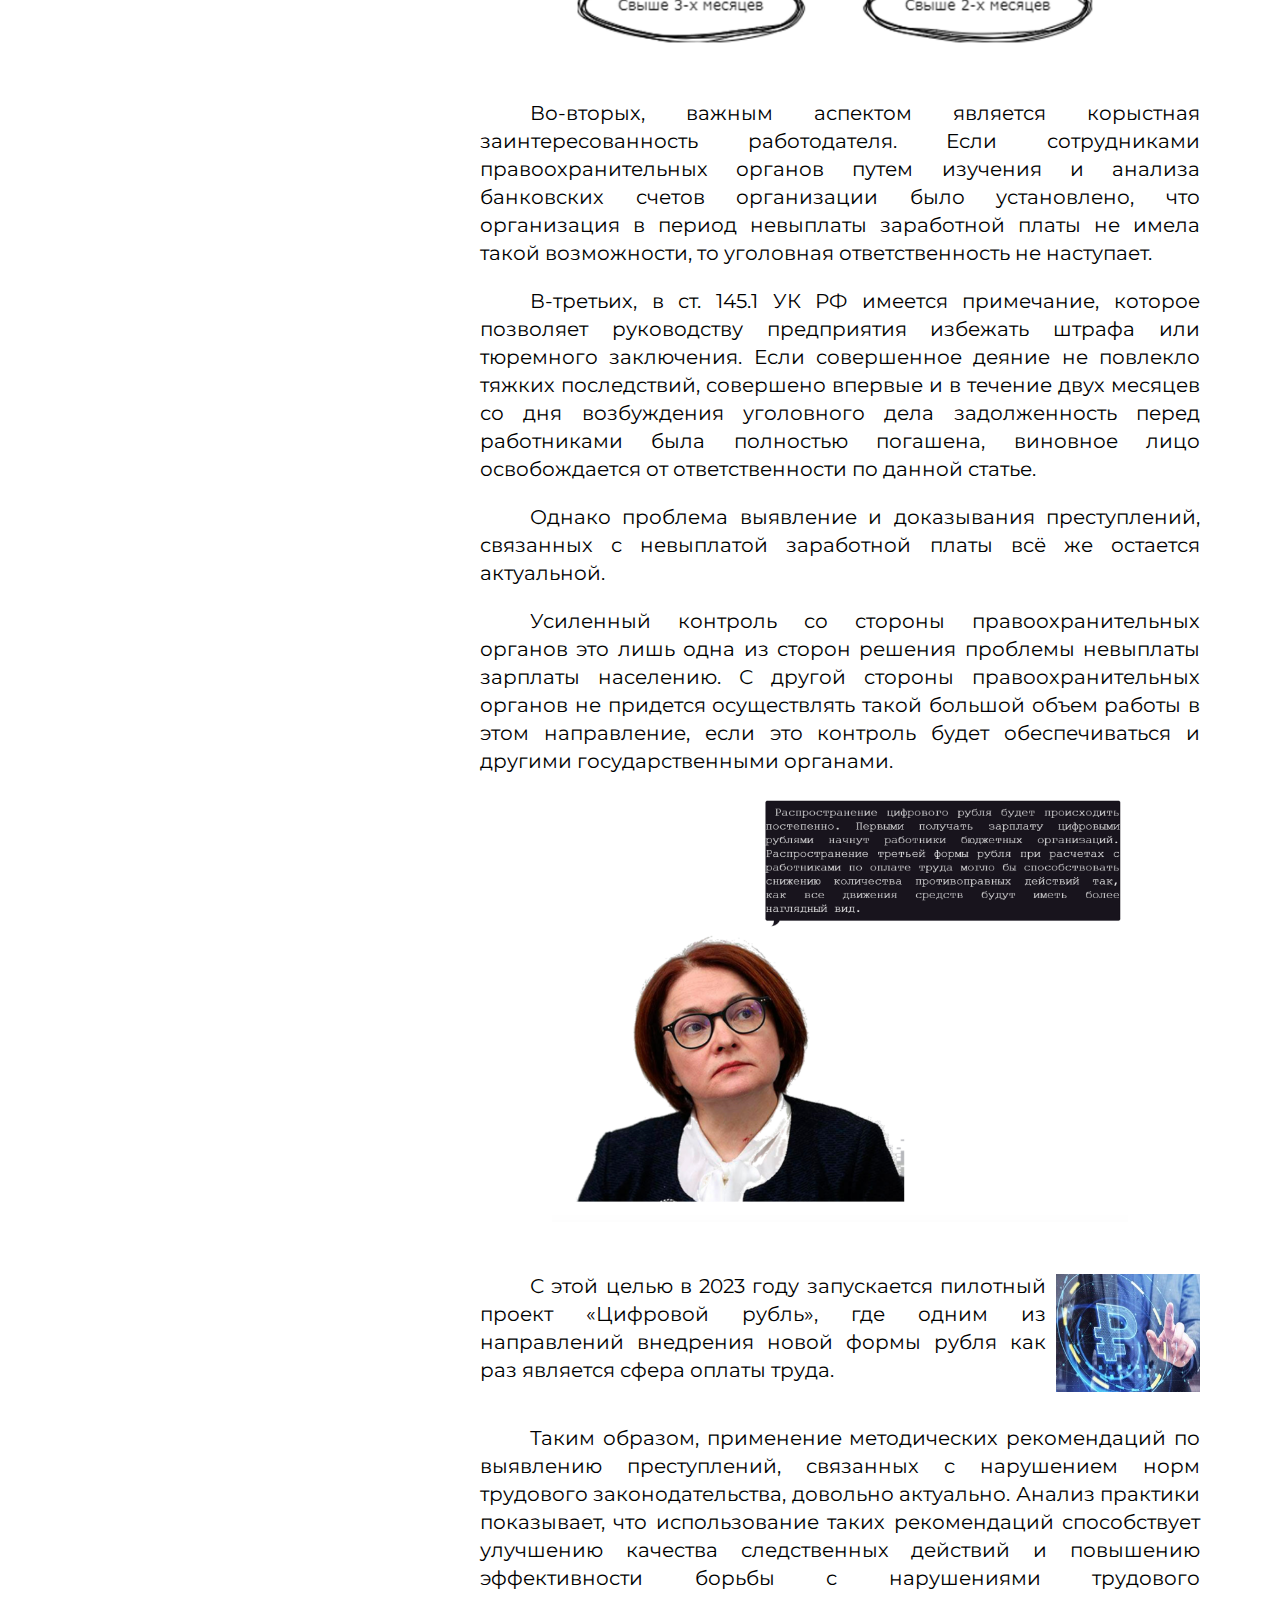
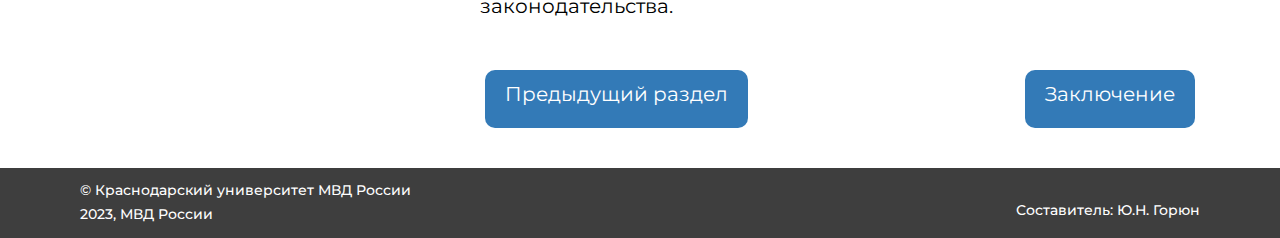
<file: 123/razdel4/index.html>
<!DOCTYPE html>
<html lang="en">

<head>
	<meta charset="UTF-8">
	<meta http-equiv="X-UA-Compatible" content="IE=edge">
	<meta name="viewport" content="width=device-width, initial-scale=1.0">
	<link href="https://fonts.googleapis.com/css2?family=Montserrat:wght@400;500;700;800&display=swap" rel="stylesheet">
	<link rel="stylesheet" href="./css/style.css">
	<title>Раздел 4</title>
	<link rel="shortcut icon" href="./img/крду_без_фона.pXwTC.png" type="image/x-icon">
</head>

<body>
	<div class="grid-wrapper">
		<header class="header grid-header">
			<div class="header__top">
				<p class="header__top-text">МИНИСТЕРСТВО ВНУТРЕННИХ ДЕЛ<br>
					РОССИЙСКОЙ ФЕДЕРАЦИИ</p>
				<div class="logotext">
					<p class="logotext__left">КРАСНОДАРСКИЙ</p>
					<img class="logo" src="./img/лого университета 1.png" alt="#">
					<p class="logotext__right">УНИВЕРСИТЕТ</p>
				</div>
			</div>
			<div class="header__main">
				<h2>Раздел 4 <br>
					<p>ОТВЕТСТВЕННОСТЬ ЗА НЕВЫПЛАТУ ЗАРАБОТНОЙ ПЛАТЫ</p>
				</h2>
			</div>
		</header>
		<div class="side grid-side">
			<div class="oglavlenie">
				<h2>
					<p>оглавление</p>
				</h2>
			</div>
			<div class="glavnaya">
				<a href="../../index.html">
					<p>Вернуться на главную</p>
				</a>
			</div>
			<div class="acor-container">
				<a href="../../123/razdel1/index.html" for="chacor1">Раздел 1</a>
				<a href="../../123/razdel2/index.html" for="chacor2">Раздел 2</a>
				<a href="../../123/razdel3/index.html" for="chacor3">Раздел 3</a>
				<a href="../../123/razdel4/index.html" for="chacor4">Раздел 4</a>
				<a href="../../123/zakluchenie/index.html" for="chacor5">Заключение</a>
			</div>
		</div>
		<div class="main grid-main">
			<p>Особое внимание сотрудникам правоохранительных органов следует уделять правильной квалификации такого нарушения, как невыплата или частичная невыплата заработной платы работникам. </p>
			<div class="main-img1"><img src="./img/razdel4-1.png" alt="#"></div>
			<p>В связи, с чем необходимо четко разграничить состав ч. 6 ст. 5.27. «Нарушение трудового законодательства и иных нормативных правовых актов, содержащих нормы трудового права» КоАП РФ и ст. «145.1. Невыплата заработной платы, пенсий, стипендий, пособий и иных выплат». </p>
			<p>Во-первых, административная ответственность наступает хотя бы за один день просрочки выплаты заработной платы. Для уголовной ответственности установлены иные сроки: для квалификации по ч. 1. ст. 145.1 УК РФ срок составляет более трех месяцев, для квалификации по ч. 2 – более двух месяцев. Срок в обоих случаях исчисляется, начиная со дня, следующего за днем, на который полагается выплата зарплаты, и заканчивая днем фактического погашения задолженности.</p>
			<div class="main-img1"><img src="./img/razdel4-2.png" alt="#"></div>
			<p>Во-вторых, важным аспектом является корыстная заинтересованность работодателя. Если сотрудниками правоохранительных органов путем изучения и анализа банковских счетов организации было установлено, что организация в период невыплаты заработной платы не имела такой возможности, то уголовная ответственность не наступает.</p>
			<p>В-третьих, в ст. 145.1 УК РФ имеется примечание, которое позволяет руководству предприятия избежать штрафа или тюремного заключения. Если совершенное деяние не повлекло тяжких последствий, совершено впервые и в течение двух месяцев со дня возбуждения уголовного дела задолженность перед работниками была полностью погашена, виновное лицо освобождается от ответственности по данной статье.</p>
			<p>Однако проблема выявление и доказывания преступлений, связанных с невыплатой заработной платы всё же остается актуальной. </p>
			<p>Усиленный контроль со стороны правоохранительных органов это лишь одна из сторон решения проблемы невыплаты зарплаты населению. С другой стороны правоохранительных органов не придется осуществлять такой большой объем работы в этом направление, если это контроль будет обеспечиваться и другими государственными органами.  </p>
			<div class="main-img1"><img src="./img/razdel4-3.png" alt="#"></div>
			<div class="razd4">
				<p>С этой целью в 2023 году запускается пилотный проект «Цифровой рубль», где одним из направлений внедрения новой формы рубля как раз является сфера оплаты труда. </p>
				<img src="./img/razdel4-4.jpg" alt="">
			</div>
			<p>Таким образом, применение методических рекомендаций по выявлению преступлений, связанных с нарушением норм трудового законодательства, довольно актуально. Анализ практики показывает, что использование таких рекомендаций способствует улучшению качества следственных действий и повышению эффективности борьбы с нарушениями трудового законодательства.</p>
			<div class="main__buttons buttons">
				<a href="../../123/razdel3/index.html" class="button__left">
					<p>Предыдущий раздел</p>
				</a>
				<a href="../../123/zakluchenie/index.html" class="button__right">
					<p>Заключение</p>
				</a>
			</div>
		</div>
		<footer class="footer grid-footer">
			<div class="footer__text">
				<div class="footer-textleft">
					<p>© Краснодарский университет МВД России</p>
					<p>2023, МВД России</p>
				</div>
				<div class="footer-textright">
					<p>Составитель: Ю.Н. Горюн</p>
				</div>
			</div>
		</footer>
</body>

</html>
</file>
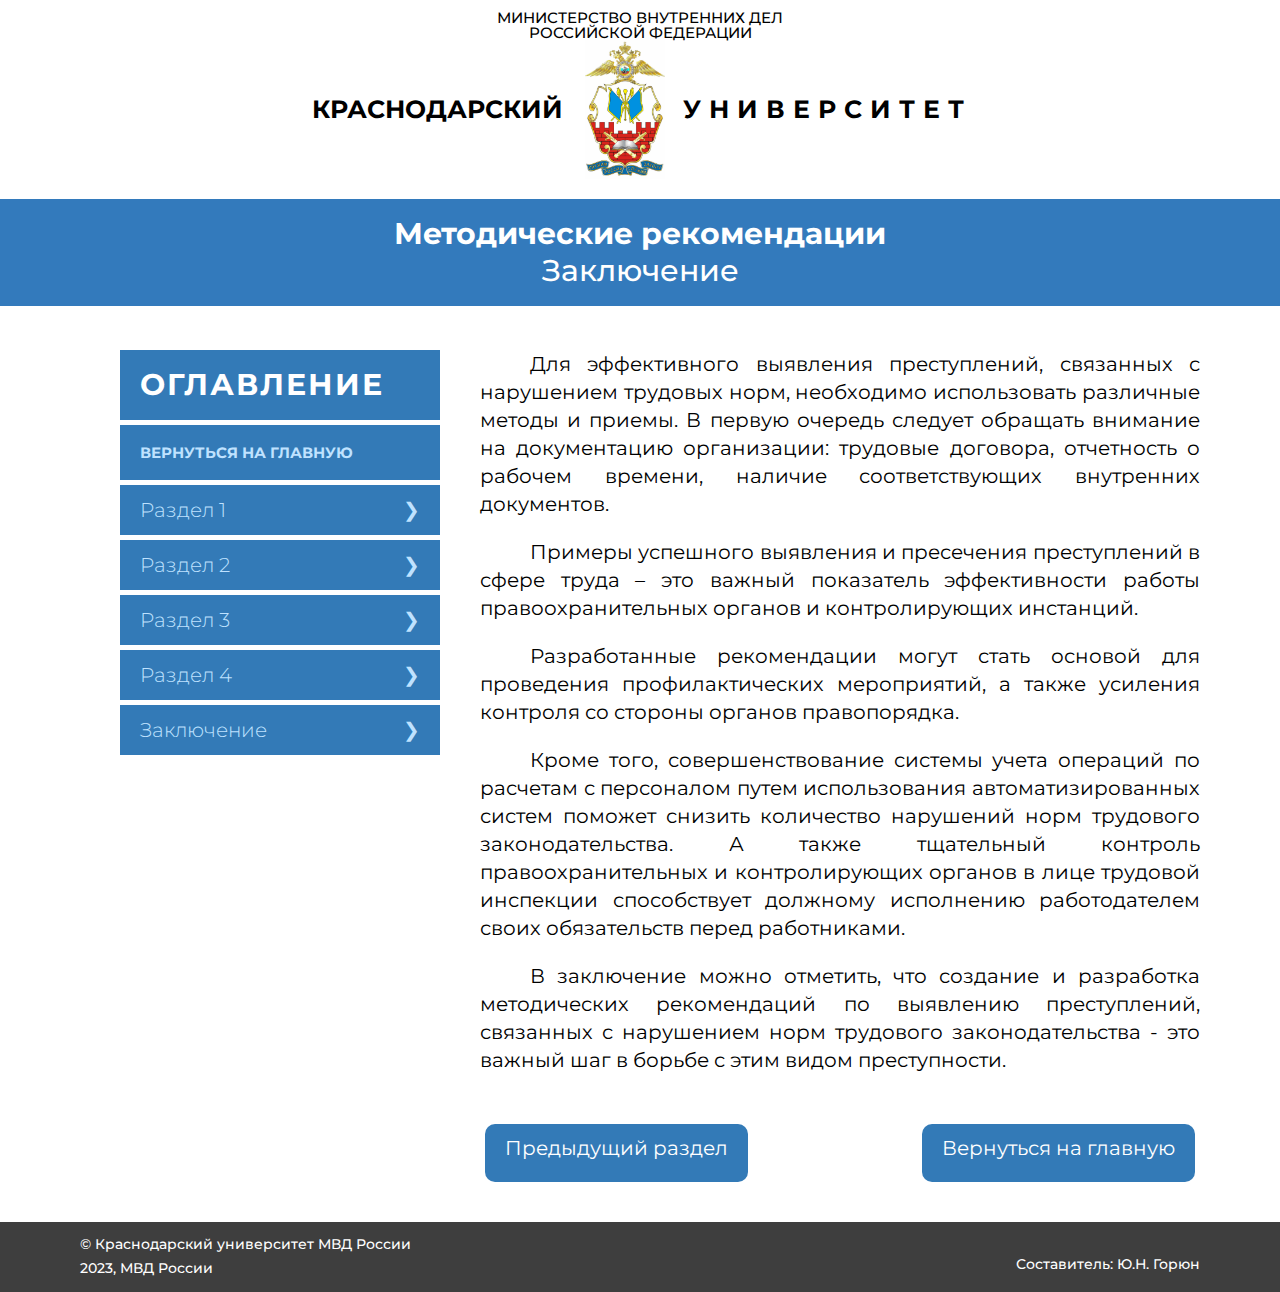
<file: 123/zakluchenie/index.html>
<!DOCTYPE html>
<html lang="en">

<head>
	<meta charset="UTF-8">
	<meta http-equiv="X-UA-Compatible" content="IE=edge">
	<meta name="viewport" content="width=device-width, initial-scale=1.0">
	<link href="https://fonts.googleapis.com/css2?family=Montserrat:wght@400;500;700;800&display=swap" rel="stylesheet">
	<link rel="stylesheet" href="./css/style.css">
	<title>Заключение</title>
	<link rel="shortcut icon" href="./img/крду_без_фона.pXwTC.png" type="image/x-icon">
</head>

<body>
	<div class="grid-wrapper">
		<header class="header grid-header">
			<div class="header__top">
				<p class="header__top-text">МИНИСТЕРСТВО ВНУТРЕННИХ ДЕЛ<br>
					РОССИЙСКОЙ ФЕДЕРАЦИИ</p>
				<div class="logotext">
					<p class="logotext__left">КРАСНОДАРСКИЙ</p>
					<img class="logo" src="./img/лого университета 1.png" alt="#">
					<p class="logotext__right">УНИВЕРСИТЕТ</p>
				</div>
			</div>
			<div class="header__main">
				<h2>Методические рекомендации<br>
					<p>Заключение</p>
				</h2>
			</div>
		</header>
		<div class="side grid-side">
			<div class="oglavlenie">
				<h2>
					<p>оглавление</p>
				</h2>
			</div>
			<div class="glavnaya">
				<a href="../../index.html">
					<p>Вернуться на главную</p>
				</a>
			</div>
			<div class="acor-container">
				<a href="../../123/razdel1/index.html" for="chacor1">Раздел 1</a>
				<a href="../../123/razdel2/index.html" for="chacor2">Раздел 2</a>
				<a href="../../123/razdel3/index.html" for="chacor3">Раздел 3</a>
				<a href="../../123/razdel4/index.html" for="chacor4">Раздел 4</a>
				<a href="../../123/zakluchenie/index.html" for="chacor5">Заключение</a>
			</div>
		</div>
		<div class="main grid-main">
			<p>Для эффективного выявления преступлений, связанных с нарушением трудовых норм, необходимо использовать различные методы и приемы. В первую очередь следует обращать внимание на документацию организации: трудовые договора, отчетность о рабочем времени, наличие соответствующих внутренних документов.</p>
			<p>Примеры успешного выявления и пресечения преступлений в сфере труда – это важный показатель эффективности работы правоохранительных органов и контролирующих инстанций.</p>
			<p>Разработанные рекомендации могут стать основой для проведения профилактических мероприятий, а также усиления контроля со стороны органов правопорядка.</p>
			<p>Кроме того, совершенствование системы учета операций по расчетам с персоналом путем использования автоматизированных систем поможет снизить количество нарушений норм трудового законодательства. А также тщательный контроль правоохранительных и контролирующих органов в лице трудовой инспекции способствует должному исполнению работодателем своих обязательств перед работниками.</p>
			<p>В заключение можно отметить, что создание и разработка методических рекомендаций по выявлению преступлений, связанных с нарушением норм трудового законодательства - это важный шаг в борьбе с этим видом преступности.</p>
			<div class="main__buttons buttons">
				<a href="../../123/razdel4/index.html" class="button__left">
					<p>Предыдущий раздел</p>
				</a>
				<a href="../../index.html" class="button__right">
					<p>Вернуться на главную</p>
				</a>
			</div>
		</div>
		<footer class="footer grid-footer">
			<div class="footer__text">
				<div class="footer-textleft">
					<p>© Краснодарский университет МВД России</p>
					<p>2023, МВД России</p>
				</div>
				<div class="footer-textright">
					<p>Составитель: Ю.Н. Горюн</p>
				</div>
			</div>
		</footer>
</body>

</html>
</file>
<file: css/style.css>
/*Обнуление*/
* {
	padding: 0;
	margin: 0;
	border: 0;
}

*,
*:before,
*:after {
	-moz-box-sizing: border-box;
	-webkit-box-sizing: border-box;
	box-sizing: border-box;
}

:focus,
:active {
	outline: none;
}

a:focus,
a:active {
	outline: none;
}

nav,
footer,
header,
aside {
	display: block;
}

html,
body {
	height: 100%;
	width: 100%;
	font-size: 100%;
	line-height: 1;
	font-size: 14px;
	-ms-text-size-adjust: 100%;
	-moz-text-size-adjust: 100%;
	-webkit-text-size-adjust: 100%;
}

input,
button,
textarea {
	font-family: inherit;
}

input::-ms-clear {
	display: none;
}

button {
	cursor: pointer;
}

button::-moz-focus-inner {
	padding: 0;
	border: 0;
}

a,
a:visited {
	text-decoration: none;
}

a:hover {
	text-decoration: none;
}

ul li {
	list-style: none;
}

img {
	vertical-align: top;
}

h1,
h2,
h3,
h4,
h5,
h6 {
	font-size: inherit;
	font-weight: inherit;
}

/*----------GRID WRAPPER----------*/
.grid-wrapper {
	display: grid;
	grid-template-columns: 440px 1fr;
	grid-template-rows: 420px 1fr 70px;
	grid-template-areas:
		"header header"
		"side main"
		"footer footer";
}

.grid-header {
	grid-area: header;
}

.grid-side {
	grid-area: side;
}

.grid-main {
	grid-area: main;
}

.grid-footer {
	grid-area: footer;
}

/* ----------------------------------------- */
body {
	font-family: 'Montserrat', sans-serif;
	font-weight: bold;
}

/* ------------------HEADER--------------- */
.header {}

.header__top-text {
	font-weight: 500;
}

.header__top {
	padding-top: 10px;
	max-width: 700px;
	margin: 0 auto;
	text-align: center;
	font-size: 15px;
	padding-bottom: 20px;
}

.header__top-text {}

.logotext {
	font-size: 25px;
	display: flex;
	align-items: center;
	justify-content: space-between;
}

.logotext img {
	width: 80px;
}

.logotext__left {
	width: 300px;
}

.logotext__right {
	letter-spacing: 8px;
	width: 330px;
}

.logo {}

.header__main {
	background-color: #337ABC;
	color: #fff;
	font-size: 30px;
}

.header__main h2 {
	font-weight: 800;
	text-align: center;
	padding: 10px;
}


.header__bottom {
	padding: 20px;
	font-weight: 500;
	background-color: #DCDCDC;
	color: #000;
	font-size: 30px;
	text-align: center;
	box-shadow: 0 6px 4px -4px rgba(0, 0, 0, .2);
}

/* -------------SIDEBAR------------------ */
.side {
	padding-top: 60px;
}

.acor-container {
	padding-left: 120px;
	margin: 5px 0;
}

.acor-container .acor-body {
	width: calc(100% - 40px);
	margin: 0 auto;
	height: 0;
	color: rgba(0, 0, 0, 0);
	background-color: #BFE2FF;
	line-height: 18px;
	padding: 0 30px;
	box-sizing: border-box;
	transition: color 0.5s, padding 0.5s;
	overflow: hidden;
	font-size: 14px;
	box-shadow: 0 4px 8px rgba(0, 0, 0, 0.2), 0 10px 16px rgba(0, 0, 0, 0.2);
}

.acor-container .acor-body p {
	margin: 0 0 10px;
}

.acor-container a {
	cursor: pointer;
	background-color: #337AB7;
	display: block;
	padding: 15px 20px;
	width: 100%;
	color: #BFE2FF;
	font-weight: 300;
	box-sizing: border-box;
	z-index: 100;
	font-size: 20px;
	margin: 0 0 5px;
	transition: color .35s;
}

.acor-container a:hover {
	color: #FFF;
}

.acor-container input {
	display: none;
}

.acor-container a:before {
	content: '\276F';
	float: right;
}

.acor-container input:checked+label {
	background-color: #285f8f;
	color: #FFF;
	box-shadow: 0 8px 26px rgba(0, 0, 0, 0.4), 0 28px 30px rgba(0, 0, 0, 0.3);
}

.acor-container input:checked+label:before {
	transition: transform .35s;
	transform: rotate(90deg);
}

.acor-container input:checked+label+.acor-body {
	height: auto;
	margin-top: -5px;
	color: #000;
	padding: 10px 10px 0px 10px;
}

.acor-bodylink a {
	color: black;
}

.acor-bodylink p {
	font-size: 12px;
	padding: 5px;
	border: 1px solid black;
}

.acor-bodylink p:hover {
	background-color: rgb(174, 241, 249);
}

.oglavlenie {
	padding-left: 120px;
}

.oglavlenie h2 {
	letter-spacing: 2px;
}

.side h2 {
	text-transform: uppercase;
	padding: 20px;
	color: #fff;
	font-size: 30px;
	background-color: #337AB7;
}

.test {
	padding-bottom: 5px;
}

.test p {
	padding: 20px;
	text-transform: uppercase;
	color: #BFE2FF;
	font-size: 15px;
	background-color: #337AB7;
}

.test p:hover {
	color: white;
}

/* -----------MAIN--------------- */
.main {
	padding-top: 40px;
	margin-left: 40px;
	margin-right: 80px;
	/* padding-top: 30px;
   padding-right: 158px; */
	max-width: 2000px;
}

.main h3 p {
	font-weight: 400;
	text-transform: uppercase;
	text-align: center;
	font-size: 25px;
	padding-bottom: 15px;
	text-indent: 0px;
}

.main p {
	text-indent: 50px;
	font-weight: normal;
	padding-bottom: 20px;
	font-size: 20px;
	line-height: 1.4;
	text-align: justify;
}

.main-img {
	display: flex;
	justify-content: center;
}

.main-img img {
	max-width: 900px;
	object-fit: cover;
	padding-bottom: 80px;
}
.main__buttons p{
	text-indent: 0px;
	text-align: left;
}

.buttons {
	float: right;
	padding: 5px;
	display: flex;
	justify-content: space-between;
	align-items: center;
	padding-bottom: 40px;
	padding-top: 30px;
}

.button__left {
	border-radius: 10px;
	background-color: #337AB7;
}

.button__left:hover {
	transition: 0.3s;
	transform: scale(1.03);
	box-shadow: 0px 0px 0px 5px rgba(51, 122, 183, 0.2);
}

.button__left a {}

.button__left p {
	color: #fff;
	padding: 20px;
}


.button__right {
	max-width: 300px;
	border-radius: 10px;
	background-color: #337AB7;
}

.button__right a {}

.button__right p {
	text-align: center;
	color: #fff;
	padding: 20px;
}

.button__right:hover {
	transition: 0.3s;
	transform: scale(1.03);
	box-shadow: 0px 0px 0px 5px rgba(51, 122, 183, 0.2);
}
/* ------------FOOTER------- */
.footer {
	background-color: #3E3E3E;
}

.footer__text {
	display: flex;
	justify-content: space-between;
	padding: 0px 100px;
	margin: 0 auto;
}

.footer p {
	font-weight: 500;
	color: #fff;
}

.footer p:first-child {
	padding-top: 15px;
	padding-bottom: 10px;
}

.footer-textright {
	padding-top: 20px;
}

@media (max-width: 1540px) {
	.footer__text {
		padding: 0px 80px;
	}
}

@media (max-width: 1200px) {
	.grid-wrapper {
		display: flex;
		flex-direction: column;
	}

	.acor-container {
		padding-right: 120px;
	}

	.oglavlenie {
		padding-right: 120px;
	}

	.side {
		padding-top: 50px;
	}

	.main {
		max-width: 1100px;
		padding-top: 40px;
		margin-left: 30px;
		margin-right: 30px;
	}

	.footer__text {
		max-width: 1100px;
		padding: 0px 50px;
	}

	.main-img {
		display: flex;
		justify-content: center;
	}

	.main-img img {
		max-width: 600px;
		object-fit: cover;
		padding-bottom: 40px;
	}
}

@media (max-width: 1000px) {
	.footer__text {
		padding: 0px 50px;
	}
}

@media (max-width: 767px) {
	.logotext {
		font-size: 15px;
		display: flex;
		flex-direction: column;
	}

	.header__main h2 {
		font-size: 20px;
	}

	.header__main p {
		font-size: 15px;
	}

	.header__bottom p {
		font-size: 20px;
	}

	.header__top-text {
		font-size: 10px;
		padding-bottom: 10px;
	}

	.main p {
		font-size: 15px;
	}

	.footer p {
		font-size: 10px;
	}

	.main {
		padding-top: 30px;
	}

	.oglavlenie h2 {
		font-size: 20px;
	}

	.acor-container label {
		font-size: 15px;
	}

	.acor-container {
		padding-right: 60px;
		padding-left: 60px;
	}

	.oglavlenie {
		padding-right: 60px;
		padding-left: 60px;
	}

	.footer__text {
		display: flex;
		flex-direction: column;
		padding-left: 40px;
	}

	.footer-textright {
		padding-top: 0px;
	}

	.main-img {
		display: flex;
		justify-content: center;
	}

	.main-img img {
		max-width: 400px;
		object-fit: cover;
		padding-bottom: 30px;
	}
}

@media (max-width: 479px) {
	.main-img {
		display: flex;
		justify-content: center;
	}

	.main-img img {
		max-width: 300px;
		object-fit: cover;
		padding-bottom: 30px;
	}
}
</file>
<file: 123/razdel1/css/style.css>
/*Обнуление*/
* {
	padding: 0;
	margin: 0;
	border: 0;
}

*,
*:before,
*:after {
	-moz-box-sizing: border-box;
	-webkit-box-sizing: border-box;
	box-sizing: border-box;
}

:focus,
:active {
	outline: none;
}

a:focus,
a:active {
	outline: none;
}

nav,
footer,
header,
aside {
	display: block;
}

html,
body {
	height: 100%;
	width: 100%;
	font-size: 100%;
	line-height: 1;
	font-size: 14px;
	-ms-text-size-adjust: 100%;
	-moz-text-size-adjust: 100%;
	-webkit-text-size-adjust: 100%;
}

input,
button,
textarea {
	font-family: inherit;
}

input::-ms-clear {
	display: none;
}

button {
	cursor: pointer;
}

button::-moz-focus-inner {
	padding: 0;
	border: 0;
}

a,
a:visited {
	text-decoration: none;
}

a:hover {
	text-decoration: none;
}

ul li {
	list-style: none;
}

img {
	vertical-align: top;
}

h1,
h2,
h3,
h4,
h5,
h6 {
	font-size: inherit;
	font-weight: inherit;
}

/*----------GRID WRAPPER----------*/
.grid-wrapper {
	display: grid;
	grid-template-columns: 440px 1fr;
	grid-template-rows: 270px 1fr 70px;
	grid-template-areas:
		"header header"
		"side main"
		"footer footer";
}

.grid-header {
	grid-area: header;
}

.grid-side {
	grid-area: side;
}

.grid-main {
	grid-area: main;
}

.grid-footer {
	grid-area: footer;
}


/* ----------------------------------------- */
body {
	font-family: 'Montserrat', sans-serif;
	font-weight: bold;
}


/* ------------------HEADER--------------- */
.header {}

.header__top-text {
	font-weight: 500;
}

.header__top {
	padding-top: 10px;
	max-width: 700px;
	margin: 0 auto;
	text-align: center;
		font-size: 15px;
		padding-bottom: 20px;
}

.header__top-text {}

.logotext {
	font-size: 25px;
	display: flex;
	align-items: center;
	justify-content: space-between;
}

.logotext img {
	width: 80px;
}

.logotext__left {
	width: 300px;
}

.logotext__right {
	letter-spacing: 8px;
	width: 330px;
}

.logo {}

.header__main {
	background-color: #337ABC;
	color: #fff;
	font-size: 30px;
}

.header__main h2 {
	text-align: center;
	padding: 20px;
}

.header__main p {
	padding-top: 7px;
	font-weight: 500;
}

.header__bottom {
	padding: 20px;
	font-weight: 400;
	background-color: #DCDCDC;
	color: #000;
	font-size: 30px;
	text-align: center;
	box-shadow: 0 6px 4px -4px rgba(0, 0, 0, .2);
}

.header__bottom h4 {
	padding: 5px 0px 0px 0px;
	font-weight: 500;
}

/* -------------SIDEBAR------------------ */
.side {
	padding-top: 80px;
}

.acor-container {
	padding-left: 120px;
	margin: 5px 0;
}

.acor-container .acor-body {
	width: calc(100% - 40px);
	margin: 0 auto;
	height: 0;
	color: rgba(0, 0, 0, 0);
	background-color: #BFE2FF;
	line-height: 18px;
	padding: 0 30px;
	box-sizing: border-box;
	transition: color 0.5s, padding 0.5s;
	overflow: hidden;
	font-size: 14px;
	box-shadow: 0 4px 8px rgba(0, 0, 0, 0.2), 0 10px 16px rgba(0, 0, 0, 0.2);
}

.acor-container .acor-body p {
	margin: 0 0 10px;
}

.acor-container a {
	cursor: pointer;
	background-color: #337AB7;
	display: block;
	padding: 15px 20px;
	width: 100%;
	color: #BFE2FF;
	font-weight: 300;
	box-sizing: border-box;
	z-index: 100;
	font-size: 20px;
	margin: 0 0 5px;
	transition: color .35s;
}

.acor-container a:hover {
	color: #FFF;
}

.acor-container input {
	display: none;
}

.acor-container a:before {
	content: '\276F';
	float: right;
}

.acor-container input:checked+label {
	background-color: #285f8f;
	color: #FFF;
	box-shadow: 0 8px 26px rgba(0, 0, 0, 0.4), 0 28px 30px rgba(0, 0, 0, 0.3);
}

.acor-container input:checked+label:before {
	transition: transform .35s;
	transform: rotate(90deg);
}

.acor-container input:checked+label+.acor-body {
	height: auto;
	margin-top: -5px;
	color: #000;
	padding: 10px 10px 0px 10px;
}

.acor-bodylink a {
	color: black;
}

.acor-bodylink p {
	font-size: 12px;
	padding: 5px;
	border: 1px solid black;
}

.acor-bodylink p:hover {
	background-color: rgb(174, 241, 249);
}

.oglavlenie {
	padding-left: 120px;
	margin-bottom: 5px;
}

.oglavlenie h2 {
	letter-spacing: 2px;
}

.side h2 {
	text-transform: uppercase;
	padding: 20px;
	color: #fff;
	font-size: 30px;
	background-color: #337AB7;
}

.glavnaya {
	padding-left: 120px;
}

.glavnaya p {
	padding: 20px;
	text-transform: uppercase;
	color: #BFE2FF;
	font-size: 15px;
	background-color: #337AB7;
}

.glavnaya p:hover {
	color: white;
}

.test {
	padding-bottom: 5px;
}

.test p {
	padding: 20px;
	text-transform: uppercase;
	color: #BFE2FF;
	font-size: 15px;
	background-color: #337AB7;
}

.test p:hover {
	color: white;
}


/* -----------MAIN--------------- */
.main {
	padding-top: 70px;
	margin-left: 40px;
	margin-right: 80px;
	/* padding-top: 30px;
   padding-right: 158px; */
	max-width: 2000px;
}

.main-img {
	display: flex;
	flex-direction: column;
	align-items: center;
}

.main h3 p {
	font-weight: 400;
	text-transform: uppercase;
	text-align: center;
	font-size: 25px;
	padding-bottom: 15px;
}
.main p:first-child{
	padding-top: 10px;
}
.main p {
	text-indent: 50px;
	font-weight: normal;
	padding-bottom: 20px;
	font-size: 20px;
	line-height: 1.4;
	text-align: justify;
}

.main-img1 {
	display: flex;
	justify-content: center;
	padding-bottom: 40px;
}

.main-img1 img {
	width: 80%;
}


.main-img2 {
	display: flex;
	justify-content: center;
}

.main-img2 img {
}

.main-img2__text p {
	text-align: center;
	font-weight: 400;
	padding-bottom: 20px;
}

.list p {
	padding-top: 0;
	text-indent: 30px;
	padding-bottom: 10px;
}

.list p:last-child {
	padding-bottom: 40px;
}

.list2 p {
	padding-bottom: 10px;
}

.list2 p:last-child {
	padding-bottom: 40px;
}

.otstup {
	max-width: 700px;
	margin: 0 auto;
	text-indent: 50px;
}

.otstup p {
	padding-bottom: 10px;
	text-align: center;
	font-weight: 600;
}

.tablica-text {
	display: flex;
	justify-content: flex-end;
	padding-bottom: 0px;
}

.main__buttons p{
	text-indent: 0px;
	text-align: left;
}

.buttons {
	padding: 5px;
	display: flex;
	justify-content: space-between;
	align-items: center;
	padding-bottom: 40px;
	padding-top: 30px;
}

.button__left {
	border-radius: 10px;
	background-color: #337AB7;
}

.button__left:hover {
	transition: 0.3s;
	transform: scale(1.03);
	box-shadow: 0px 0px 0px 5px rgba(51, 122, 183, 0.2);
}

.button__left a {}

.button__left p {
	color: #fff;
	padding: 20px;
}


.button__right {
	max-width: 250px;
	border-radius: 10px;
	background-color: #337AB7;
}

.button__right a {}

.button__right p {
	color: #fff;
	padding: 20px;
}

.button__right:hover {
	transition: 0.3s;
	transform: scale(1.03);
	box-shadow: 0px 0px 0px 5px rgba(51, 122, 183, 0.2);
}

/* ------------FOOTER------- */
.footer {
	background-color: #3E3E3E;
}

.footer__text {
	display: flex;
	justify-content: space-between;
	max-width: 2700px;
	padding: 0px 100px;
}

.footer p {
	font-weight: 500;
	color: #fff;
}

.footer p:first-child {
	padding-top: 15px;
	padding-bottom: 10px;
}

.footer-textright {
	padding-top: 20px;
}

@media (max-width: 1540px) {
	.footer__text {
		padding: 0px 80px;
	}
}

@media (max-width: 1200px) {
	.grid-wrapper {
		display: flex;
		flex-direction: column;
	}

	.acor-container {
		padding-right: 120px;
	}

	.oglavlenie {
		padding-right: 120px;
	}

	.glavnaya {
		padding-right: 120px;
	}

	.side {
		padding-top: 50px;
	}

	.main {
		margin-left: 30px;
		margin-right: 30px;
		max-width: 1100px;
		padding-top: 40px;
	}

	.footer__text {
		padding: 0px 50px;
	}
}

@media (max-width: 1000px) {
	.main-img1 img {
		max-width: 600px;
	}
}

@media (max-width: 767px) {
	.logotext {
		font-size: 15px;
		display: flex;
		flex-direction: column;
	}

	.header__main h2 {
		font-size: 20px;
	}

	.header__main p {
		font-size: 15px;
	}

	.header__bottom p {
		font-size: 20px;
	}

	.header__top-text {
		font-size: 10px;
		padding-bottom: 10px;
	}

	.main p {
		font-size: 15px;
	}

	.footer p {
		font-size: 10px;
	}

	.main {
		padding-top: 30px;
	}

	.oglavlenie h2 {
		font-size: 20px;
	}

	.acor-container label {
		font-size: 15px;
	}

	.acor-container {
		padding-right: 60px;
		padding-left: 60px;
	}

	.oglavlenie {
		padding-right: 60px;
		padding-left: 60px;
	}

	.glavnaya {
		padding-right: 60px;
		padding-left: 60px;
	}

	.footer__text {
		display: flex;
		flex-direction: column;
		padding-left: 40px;
	}

	.footer-textright {
		padding-top: 0px;
	}

	.main-img1 img {
		max-width: 460px;
	}

	.main-img2 img {
		max-width: 400px;
	}

	.main-img1__text {
		padding: 0px 50px;
		text-align: center;
		font-weight: 400;
		padding-bottom: 20px;
	}

	.main-img2__text {
		padding: 0px 50px;
		text-align: center;
		font-weight: 400;
		padding-bottom: 20px;
	}
}

@media (max-width: 500px) {
	.buttons {
		padding: 0;
		padding-bottom: 20px;
		margin-left: 30px;
		width: 150px;
		display: flex;
		flex-direction: column;
	}

	.button__left {
		width: 200px;
		margin-bottom: 10px;
	}

	.button__left p{
		font-size: 13px;
	}
	.button__right p{
		font-size: 13px;
	}

	.button__right {
		width: 200px;
	}

	.main-img1 img {
		max-width: 350px;
	}

	.main-img2 img {
		max-width: 300px;
	}

	.main-img1__text {
		padding: 0px 20px;
		text-align: center;
		font-weight: 400;
		padding-bottom: 20px;
	}

	.main-img2__text {
		padding: 0px 20px;
		text-align: center;
		font-weight: 400;
		padding-bottom: 20px;
	}
}

@media (max-width: 400px) {
	.main-img1 img {
		max-width: 300px;
	}
}
</file>
<file: 123/razdel2/css/style.css>
/*Обнуление*/
* {
	padding: 0;
	margin: 0;
	border: 0;
}

*,
*:before,
*:after {
	-moz-box-sizing: border-box;
	-webkit-box-sizing: border-box;
	box-sizing: border-box;
}

:focus,
:active {
	outline: none;
}

a:focus,
a:active {
	outline: none;
}

nav,
footer,
header,
aside {
	display: block;
}

html,
body {
	height: 100%;
	width: 100%;
	font-size: 100%;
	line-height: 1;
	font-size: 14px;
	-ms-text-size-adjust: 100%;
	-moz-text-size-adjust: 100%;
	-webkit-text-size-adjust: 100%;
}

input,
button,
textarea {
	font-family: inherit;
}

input::-ms-clear {
	display: none;
}

button {
	cursor: pointer;
}

button::-moz-focus-inner {
	padding: 0;
	border: 0;
}

a,
a:visited {
	text-decoration: none;
}

a:hover {
	text-decoration: none;
}

ul li {
	list-style: none;
}

img {
	vertical-align: top;
}

h1,
h2,
h3,
h4,
h5,
h6 {
	font-size: inherit;
	font-weight: inherit;
}

/*----------GRID WRAPPER----------*/
.grid-wrapper {
	display: grid;
	grid-template-columns: 440px 1fr;
	grid-template-rows: 270px 1fr 70px;
	grid-template-areas:
		"header header"
		"side main"
		"footer footer";
}

.grid-header {
	grid-area: header;
}

.grid-side {
	grid-area: side;
}

.grid-main {
	grid-area: main;
}

.grid-footer {
	grid-area: footer;
}


/* ----------------------------------------- */
body {
	font-family: 'Montserrat', sans-serif;
	font-weight: bold;
}


/* ------------------HEADER--------------- */
.header {}

.header__top-text {
	font-weight: 500;
}

.header__top {
	padding-top: 10px;
	max-width: 700px;
	margin: 0 auto;
	text-align: center;
		font-size: 15px;
		padding-bottom: 20px;
}

.header__top-text {}

.logotext {
	font-size: 25px;
	display: flex;
	align-items: center;
	justify-content: space-between;
}

.logotext img {
	width: 80px;
}

.logotext__left {
	width: 300px;
}

.logotext__right {
	letter-spacing: 8px;
	width: 330px;
}

.logo {}

.header__main {
	background-color: #337ABC;
	color: #fff;
	font-size: 30px;
}

.header__main h2 {
	text-align: center;
	padding: 20px;
}

.header__main p {
	padding-top: 7px;
	font-weight: 500;
}

.header__bottom {
	padding: 20px;
	font-weight: 400;
	background-color: #DCDCDC;
	color: #000;
	font-size: 30px;
	text-align: center;
	box-shadow: 0 6px 4px -4px rgba(0, 0, 0, .2);
}

.header__bottom h4 {
	padding: 5px 0px 0px 0px;
	font-weight: 500;
}

/* -------------SIDEBAR------------------ */
.side {
	padding-top: 80px;
}

.acor-container {
	padding-left: 120px;
	margin: 5px 0;
}

.acor-container .acor-body {
	width: calc(100% - 40px);
	margin: 0 auto;
	height: 0;
	color: rgba(0, 0, 0, 0);
	background-color: #BFE2FF;
	line-height: 18px;
	padding: 0 30px;
	box-sizing: border-box;
	transition: color 0.5s, padding 0.5s;
	overflow: hidden;
	font-size: 14px;
	box-shadow: 0 4px 8px rgba(0, 0, 0, 0.2), 0 10px 16px rgba(0, 0, 0, 0.2);
}

.acor-container .acor-body p {
	margin: 0 0 10px;
}

.acor-container a {
	cursor: pointer;
	background-color: #337AB7;
	display: block;
	padding: 15px 20px;
	width: 100%;
	color: #BFE2FF;
	font-weight: 300;
	box-sizing: border-box;
	z-index: 100;
	font-size: 20px;
	margin: 0 0 5px;
	transition: color .35s;
}

.acor-container a:hover {
	color: #FFF;
}

.acor-container input {
	display: none;
}

.acor-container a:before {
	content: '\276F';
	float: right;
}

.acor-container input:checked+label {
	background-color: #285f8f;
	color: #FFF;
	box-shadow: 0 8px 26px rgba(0, 0, 0, 0.4), 0 28px 30px rgba(0, 0, 0, 0.3);
}

.acor-container input:checked+label:before {
	transition: transform .35s;
	transform: rotate(90deg);
}

.acor-container input:checked+label+.acor-body {
	height: auto;
	margin-top: -5px;
	color: #000;
	padding: 10px 10px 0px 10px;
}

.acor-bodylink a {
	color: black;
}

.acor-bodylink p {
	font-size: 12px;
	padding: 5px;
	border: 1px solid black;
}

.acor-bodylink p:hover {
	background-color: rgb(174, 241, 249);
}

.oglavlenie {
	padding-left: 120px;
	margin-bottom: 5px;
}

.oglavlenie h2 {
	letter-spacing: 2px;
}

.side h2 {
	text-transform: uppercase;
	padding: 20px;
	color: #fff;
	font-size: 30px;
	background-color: #337AB7;
}

.glavnaya {
	padding-left: 120px;
}

.glavnaya p {
	padding: 20px;
	text-transform: uppercase;
	color: #BFE2FF;
	font-size: 15px;
	background-color: #337AB7;
}

.glavnaya p:hover {
	color: white;
}

.test {
	padding-bottom: 5px;
}

.test p {
	padding: 20px;
	text-transform: uppercase;
	color: #BFE2FF;
	font-size: 15px;
	background-color: #337AB7;
}

.test p:hover {
	color: white;
}


/* -----------MAIN--------------- */
.main {
	padding-top: 70px;
	margin-left: 40px;
	margin-right: 80px;
	/* padding-top: 30px;
   padding-right: 158px; */
	max-width: 2000px;
}

.main-img {
	display: flex;
	flex-direction: column;
	align-items: center;
}
.main-2abz{
	padding-top: 40px;
}
.main h3 p {
	font-weight: 400;
	text-transform: uppercase;
	text-align: center;
	font-size: 25px;
	padding-bottom: 15px;
}
.main p:first-child{
	padding-top: 10px;
}
.main p {
	text-indent: 50px;
	font-weight: normal;
	padding-bottom: 20px;
	font-size: 20px;
	line-height: 1.4;
	text-align: justify;
}

.main-img1 {
	display: flex;
	justify-content: center;
	padding-bottom: 40px;
}

.main-img1 img {
	width: 80%;
}


.main-img2 {
	display: flex;
	justify-content: center;
}

.main-img2 img {
}

.main-img2__text p {
	text-align: center;
	font-weight: 400;
	padding-bottom: 20px;
}

.list p {
	padding-top: 0;
	text-indent: 30px;
	padding-bottom: 10px;
}

.list p:last-child {
	padding-bottom: 40px;
}

.list2 p {
	padding-bottom: 10px;
}

.list2 p:last-child {
	padding-bottom: 40px;
}

.otstup {
	max-width: 700px;
	margin: 0 auto;
	text-indent: 50px;
}

.otstup p {
	padding-bottom: 10px;
	text-align: center;
	font-weight: 600;
}

.tablica-text {
	display: flex;
	justify-content: flex-end;
	padding-bottom: 0px;
}

.main__buttons p{
	text-indent: 0px;
	text-align: left;
}

.buttons {
	padding: 5px;
	display: flex;
	justify-content: space-between;
	align-items: center;
	padding-bottom: 40px;
	padding-top: 30px;
}

.button__left {
	border-radius: 10px;
	background-color: #337AB7;
}

.button__left:hover {
	transition: 0.3s;
	transform: scale(1.03);
	box-shadow: 0px 0px 0px 5px rgba(51, 122, 183, 0.2);
}

.button__left a {}

.button__left p {
	color: #fff;
	padding: 20px;
}


.button__right {
	max-width: 250px;
	border-radius: 10px;
	background-color: #337AB7;
}

.button__right a {}

.button__right p {
	color: #fff;
	padding: 20px;
}

.button__right:hover {
	transition: 0.3s;
	transform: scale(1.03);
	box-shadow: 0px 0px 0px 5px rgba(51, 122, 183, 0.2);
}

/* ------------FOOTER------- */
.footer {
	background-color: #3E3E3E;
}

.footer__text {
	display: flex;
	justify-content: space-between;
	max-width: 2700px;
	padding: 0px 100px;
}

.footer p {
	font-weight: 500;
	color: #fff;
}

.footer p:first-child {
	padding-top: 15px;
	padding-bottom: 10px;
}

.footer-textright {
	padding-top: 20px;
}

@media (max-width: 1540px) {
	.footer__text {
		padding: 0px 80px;
	}
}

@media (max-width: 1200px) {
	.grid-wrapper {
		display: flex;
		flex-direction: column;
	}

	.acor-container {
		padding-right: 120px;
	}

	.oglavlenie {
		padding-right: 120px;
	}

	.glavnaya {
		padding-right: 120px;
	}

	.side {
		padding-top: 50px;
	}

	.main {
		margin-left: 30px;
		margin-right: 30px;
		max-width: 1100px;
		padding-top: 40px;
	}

	.footer__text {
		padding: 0px 50px;
	}
}

@media (max-width: 1000px) {
	.main-img1 img {
		max-width: 600px;
	}
}

@media (max-width: 767px) {
	.logotext {
		font-size: 15px;
		display: flex;
		flex-direction: column;
	}

	.header__main h2 {
		font-size: 20px;
	}

	.header__main p {
		font-size: 15px;
	}

	.header__bottom p {
		font-size: 20px;
	}

	.header__top-text {
		font-size: 10px;
		padding-bottom: 10px;
	}

	.main p {
		font-size: 15px;
	}

	.footer p {
		font-size: 10px;
	}

	.main {
		padding-top: 30px;
	}

	.oglavlenie h2 {
		font-size: 20px;
	}

	.acor-container label {
		font-size: 15px;
	}

	.acor-container {
		padding-right: 60px;
		padding-left: 60px;
	}

	.oglavlenie {
		padding-right: 60px;
		padding-left: 60px;
	}

	.glavnaya {
		padding-right: 60px;
		padding-left: 60px;
	}

	.footer__text {
		display: flex;
		flex-direction: column;
		padding-left: 40px;
	}

	.footer-textright {
		padding-top: 0px;
	}

	.main-img1 img {
		max-width: 460px;
	}

	.main-img2 img {
		max-width: 400px;
	}

	.main-img1__text {
		padding: 0px 50px;
		text-align: center;
		font-weight: 400;
		padding-bottom: 20px;
	}

	.main-img2__text {
		padding: 0px 50px;
		text-align: center;
		font-weight: 400;
		padding-bottom: 20px;
	}
}

@media (max-width: 500px) {
	.buttons {
		padding: 0;
		padding-bottom: 20px;
		margin-left: 30px;
		width: 150px;
		display: flex;
		flex-direction: column;
	}

	.button__left {
		width: 200px;
		margin-bottom: 10px;
	}

	.button__left p{
		font-size: 13px;
	}
	.button__right p{
		font-size: 13px;
	}
	.button__right {
		width: 200px;
	}

	.main-img1 img {
		max-width: 350px;
	}

	.main-img2 img {
		max-width: 300px;
	}

	.main-img1__text {
		padding: 0px 20px;
		text-align: center;
		font-weight: 400;
		padding-bottom: 20px;
	}

	.main-img2__text {
		padding: 0px 20px;
		text-align: center;
		font-weight: 400;
		padding-bottom: 20px;
	}
}

@media (max-width: 400px) {
	.main-img1 img {
		max-width: 300px;
	}
}
</file>
<file: 123/razdel3/css/style.css>
/*Обнуление*/
* {
	padding: 0;
	margin: 0;
	border: 0;
}

*,
*:before,
*:after {
	-moz-box-sizing: border-box;
	-webkit-box-sizing: border-box;
	box-sizing: border-box;
}

:focus,
:active {
	outline: none;
}

a:focus,
a:active {
	outline: none;
}

nav,
footer,
header,
aside {
	display: block;
}

html,
body {
	height: 100%;
	width: 100%;
	font-size: 100%;
	line-height: 1;
	font-size: 14px;
	-ms-text-size-adjust: 100%;
	-moz-text-size-adjust: 100%;
	-webkit-text-size-adjust: 100%;
}

input,
button,
textarea {
	font-family: inherit;
}

input::-ms-clear {
	display: none;
}

button {
	cursor: pointer;
}

button::-moz-focus-inner {
	padding: 0;
	border: 0;
}

a,
a:visited {
	text-decoration: none;
}

a:hover {
	text-decoration: none;
}

ul li {
	list-style: none;
}

img {
	vertical-align: top;
}

h1,
h2,
h3,
h4,
h5,
h6 {
	font-size: inherit;
	font-weight: inherit;
}

/*----------GRID WRAPPER----------*/
.grid-wrapper {
	display: grid;
	grid-template-columns: 440px 1fr;
	grid-template-rows: 290px 1fr 70px;
	grid-template-areas:
		"header header"
		"side main"
		"footer footer";
}

.grid-header {
	grid-area: header;
}

.grid-side {
	grid-area: side;
}

.grid-main {
	grid-area: main;
}

.grid-footer {
	grid-area: footer;
}


/* ----------------------------------------- */
body {
	font-family: 'Montserrat', sans-serif;
	font-weight: bold;
}


/* ------------------HEADER--------------- */


.header__top-text {
	font-weight: 500;
}

.header__top {
	padding-top: 10px;
	max-width: 700px;
	margin: 0 auto;
	text-align: center;
		font-size: 15px;
		padding-bottom: 20px;
}


.logotext {
	font-size: 25px;
	display: flex;
	align-items: center;
	justify-content: space-between;
}

.logotext img {
	width: 80px;
}

.logotext__left {
	width: 300px;
}

.logotext__right {
	letter-spacing: 8px;
	width: 330px;
}

.header__main {
	background-color: #337ABC;
	color: #fff;
	font-size: 30px;
}

.header__main h2 {
	text-align: center;
	padding: 20px;
}

.header__main p {
	padding-top: 7px;
	font-weight: 500;
}

.header__bottom {
	padding: 20px;
	font-weight: 400;
	background-color: #DCDCDC;
	color: #000;
	font-size: 30px;
	text-align: center;
	box-shadow: 0 6px 4px -4px rgba(0, 0, 0, .2);
}

.header__bottom h4 {
	padding: 5px 0px 0px 0px;
	font-weight: 500;
}

/* -------------SIDEBAR------------------ */
.side {
	padding-top: 80px;
}

.acor-container {
	padding-left: 120px;
	margin: 5px 0;
}

.acor-container .acor-body {
	width: calc(100% - 40px);
	margin: 0 auto;
	height: 0;
	color: rgba(0, 0, 0, 0);
	background-color: #BFE2FF;
	line-height: 18px;
	padding: 0 30px;
	box-sizing: border-box;
	transition: color 0.5s, padding 0.5s;
	overflow: hidden;
	font-size: 14px;
	box-shadow: 0 4px 8px rgba(0, 0, 0, 0.2), 0 10px 16px rgba(0, 0, 0, 0.2);
}

.acor-container .acor-body p {
	margin: 0 0 10px;
}

.acor-container a {
	cursor: pointer;
	background-color: #337AB7;
	display: block;
	padding: 15px 20px;
	width: 100%;
	color: #BFE2FF;
	font-weight: 300;
	box-sizing: border-box;
	z-index: 100;
	font-size: 20px;
	margin: 0 0 5px;
	transition: color .35s;
}

.acor-container a:hover {
	color: #FFF;
}

.acor-container input {
	display: none;
}

.acor-container a:before {
	content: '\276F';
	float: right;
}

.acor-container input:checked+label {
	background-color: #285f8f;
	color: #FFF;
	box-shadow: 0 8px 26px rgba(0, 0, 0, 0.4), 0 28px 30px rgba(0, 0, 0, 0.3);
}

.acor-container input:checked+label:before {
	transition: transform .35s;
	transform: rotate(90deg);
}

.acor-container input:checked+label+.acor-body {
	height: auto;
	margin-top: -5px;
	color: #000;
	padding: 10px 10px 0px 10px;
}

.acor-bodylink a {
	color: black;
}

.acor-bodylink p {
	font-size: 12px;
	padding: 5px;
	border: 1px solid black;
}

.acor-bodylink p:hover {
	background-color: rgb(174, 241, 249);
}

.oglavlenie {
	padding-left: 120px;
	margin-bottom: 5px;
}

.oglavlenie h2 {
	letter-spacing: 2px;
}

.side h2 {
	text-transform: uppercase;
	padding: 20px;
	color: #fff;
	font-size: 30px;
	background-color: #337AB7;
}

.glavnaya {
	padding-left: 120px;
}

.glavnaya p {
	padding: 20px;
	text-transform: uppercase;
	color: #BFE2FF;
	font-size: 15px;
	background-color: #337AB7;
}

.glavnaya p:hover {
	color: white;
}

.test {
	padding-bottom: 5px;
}

.test p {
	padding: 20px;
	text-transform: uppercase;
	color: #BFE2FF;
	font-size: 15px;
	background-color: #337AB7;
}

.test p:hover {
	color: white;
}


/* -----------MAIN--------------- */
.main {
	padding-top: 70px;
	margin-left: 40px;
	margin-right: 80px;
	/* padding-top: 30px;
   padding-right: 158px; */
	max-width: 2000px;
}
.razd3{
	display: flex;
	align-items: center;
}
.razd3-2{
	display: flex;
	align-items: center;
	padding-bottom: 30px;
}
.razd3 img{
	width: 20%;
}
.razd3 p{
	padding-left: 10px;
}
.razd3-2 img{
	width: 20%;
}
.razd3-2 p{
	padding-left: 10px;
}
.main-img {
	display: flex;
	flex-direction: column;
	align-items: center;
}

.main h3 p {
	font-weight: 400;
	text-transform: uppercase;
	text-align: center;
	font-size: 25px;
	padding-bottom: 15px;
}
.main p:first-child{
	padding-top: 10px;
}
.main p {
	text-indent: 50px;
	font-weight: normal;
	padding-bottom: 20px;
	font-size: 20px;
	line-height: 1.4;
	text-align: justify;
}

.main-img1 {
	display: flex;
	justify-content: center;
	padding-bottom: 40px;
}

.main-img1 img {
	width: 80%;
}


.main-img2 {
	display: flex;
	justify-content: center;
}


.main-img2__text p {
	text-align: center;
	font-weight: 400;
	padding-bottom: 20px;
}

.list p {
	padding-top: 0;
	text-indent: 30px;
	padding-bottom: 10px;
}

.list p:last-child {
	padding-bottom: 40px;
}

.list2 p {
	padding-bottom: 10px;
}

.list2 p:last-child {
	padding-bottom: 40px;
}

.otstup {
	max-width: 700px;
	margin: 0 auto;
	text-indent: 50px;
}

.otstup p {
	padding-bottom: 10px;
	text-align: center;
	font-weight: 600;
}

.tablica-text {
	display: flex;
	justify-content: flex-end;
	padding-bottom: 0px;
}

.main__buttons p{
	text-indent: 0px;
	text-align: left;
}

.buttons {
	padding: 5px;
	display: flex;
	justify-content: space-between;
	align-items: center;
	padding-bottom: 40px;
	padding-top: 30px;
}

.button__left {
	border-radius: 10px;
	background-color: #337AB7;
}

.button__left:hover {
	transition: 0.3s;
	transform: scale(1.03);
	box-shadow: 0px 0px 0px 5px rgba(51, 122, 183, 0.2);
}

.button__left p {
	color: #fff;
	padding: 20px;
}


.button__right {
	max-width: 250px;
	border-radius: 10px;
	background-color: #337AB7;
}

.button__right p {
	color: #fff;
	padding: 20px;
}

.button__right:hover {
	transition: 0.3s;
	transform: scale(1.03);
	box-shadow: 0px 0px 0px 5px rgba(51, 122, 183, 0.2);
}
.main-center{
	display: flex;
	justify-content: center;
}
.main-center p{
	font-weight: 500;
}
.main-center2 p{
	font-weight: 500;
}
.main-center2{
	display: flex;
	justify-content: center;
	padding-top: 40px;
}
/* ------------FOOTER------- */
.footer {
	background-color: #3E3E3E;
}

.footer__text {
	display: flex;
	justify-content: space-between;
	max-width: 2700px;
	padding: 0px 100px;
}

.footer p {
	font-weight: 500;
	color: #fff;
}

.footer p:first-child {
	padding-top: 15px;
	padding-bottom: 10px;
}

.footer-textright {
	padding-top: 20px;
}

@media (max-width: 1540px) {
	.footer__text {
		padding: 0px 80px;
	}
}

@media (max-width: 1200px) {
	.grid-wrapper {
		display: flex;
		flex-direction: column;
	}

	.acor-container {
		padding-right: 120px;
	}

	.oglavlenie {
		padding-right: 120px;
	}

	.glavnaya {
		padding-right: 120px;
	}

	.side {
		padding-top: 50px;
	}

	.main {
		margin-left: 30px;
		margin-right: 30px;
		max-width: 1100px;
		padding-top: 40px;
	}

	.footer__text {
		padding: 0px 50px;
	}
}

@media (max-width: 1000px) {
	.main-img1 img {
		max-width: 600px;
	}
}

@media (max-width: 767px) {
	.logotext {
		font-size: 15px;
		display: flex;
		flex-direction: column;
	}

	.header__main h2 {
		font-size: 20px;
	}

	.header__main p {
		font-size: 15px;
	}

	.header__bottom p {
		font-size: 20px;
	}

	.header__top-text {
		font-size: 10px;
		padding-bottom: 10px;
	}

	.main p {
		font-size: 15px;
	}

	.footer p {
		font-size: 10px;
	}

	.main {
		padding-top: 30px;
	}

	.oglavlenie h2 {
		font-size: 20px;
	}

	.acor-container label {
		font-size: 15px;
	}

	.acor-container {
		padding-right: 60px;
		padding-left: 60px;
	}

	.oglavlenie {
		padding-right: 60px;
		padding-left: 60px;
	}

	.glavnaya {
		padding-right: 60px;
		padding-left: 60px;
	}

	.footer__text {
		display: flex;
		flex-direction: column;
		padding-left: 40px;
	}

	.footer-textright {
		padding-top: 0px;
	}

	.main-img1 img {
		max-width: 460px;
	}

	.main-img2 img {
		max-width: 400px;
	}

	.main-img1__text {
		padding: 0px 50px;
		text-align: center;
		font-weight: 400;
		padding-bottom: 20px;
	}

	.main-img2__text {
		padding: 0px 50px;
		text-align: center;
		font-weight: 400;
		padding-bottom: 20px;
	}
}

@media (max-width: 500px) {
	.buttons {
		padding: 0;
		padding-bottom: 20px;
		margin-left: 30px;
		width: 150px;
		display: flex;
		flex-direction: column;
	}

	.button__left {
		width: 200px;
		margin-bottom: 10px;
	}

	.button__left p{
		font-size: 13px;
	}
	.button__right p{
		font-size: 13px;
	}
	.button__right {
		width: 200px;
	}

	.main-img1 img {
		max-width: 350px;
	}

	.main-img2 img {
		max-width: 300px;
	}

	.main-img1__text {
		padding: 0px 20px;
		text-align: center;
		font-weight: 400;
		padding-bottom: 20px;
	}

	.main-img2__text {
		padding: 0px 20px;
		text-align: center;
		font-weight: 400;
		padding-bottom: 20px;
	}
}

@media (max-width: 400px) {
	.main-img1 img {
		max-width: 300px;
	}
}
</file>
<file: 123/razdel4/css/style.css>
/*Обнуление*/
* {
	padding: 0;
	margin: 0;
	border: 0;
}

*,
*:before,
*:after {
	-moz-box-sizing: border-box;
	-webkit-box-sizing: border-box;
	box-sizing: border-box;
}

:focus,
:active {
	outline: none;
}

a:focus,
a:active {
	outline: none;
}

nav,
footer,
header,
aside {
	display: block;
}

html,
body {
	height: 100%;
	width: 100%;
	font-size: 100%;
	line-height: 1;
	font-size: 14px;
	-ms-text-size-adjust: 100%;
	-moz-text-size-adjust: 100%;
	-webkit-text-size-adjust: 100%;
}

input,
button,
textarea {
	font-family: inherit;
}

input::-ms-clear {
	display: none;
}

button {
	cursor: pointer;
}

button::-moz-focus-inner {
	padding: 0;
	border: 0;
}

a,
a:visited {
	text-decoration: none;
}

a:hover {
	text-decoration: none;
}

ul li {
	list-style: none;
}

img {
	vertical-align: top;
}

h1,
h2,
h3,
h4,
h5,
h6 {
	font-size: inherit;
	font-weight: inherit;
}

/*----------GRID WRAPPER----------*/
.grid-wrapper {
	display: grid;
	grid-template-columns: 440px 1fr;
	grid-template-rows: 270px 1fr 70px;
	grid-template-areas:
		"header header"
		"side main"
		"footer footer";
}

.grid-header {
	grid-area: header;
}

.grid-side {
	grid-area: side;
}

.grid-main {
	grid-area: main;
}

.grid-footer {
	grid-area: footer;
}


/* ----------------------------------------- */
body {
	font-family: 'Montserrat', sans-serif;
	font-weight: bold;
}


/* ------------------HEADER--------------- */
.header {}

.header__top-text {
	font-weight: 500;
}

.header__top {
	padding-top: 10px;
	max-width: 700px;
	margin: 0 auto;
	text-align: center;
		font-size: 15px;
		padding-bottom: 20px;
}

.header__top-text {}

.logotext {
	font-size: 25px;
	display: flex;
	align-items: center;
	justify-content: space-between;
}

.logotext img {
	width: 80px;
}

.logotext__left {
	width: 300px;
}

.logotext__right {
	letter-spacing: 8px;
	width: 330px;
}

.logo {}

.header__main {
	background-color: #337ABC;
	color: #fff;
	font-size: 30px;
}

.header__main h2 {
	text-align: center;
	padding: 20px;
}

.header__main p {
	padding-top: 7px;
	font-weight: 500;
}

.header__bottom {
	padding: 20px;
	font-weight: 400;
	background-color: #DCDCDC;
	color: #000;
	font-size: 30px;
	text-align: center;
	box-shadow: 0 6px 4px -4px rgba(0, 0, 0, .2);
}

.header__bottom h4 {
	padding: 5px 0px 0px 0px;
	font-weight: 500;
}

/* -------------SIDEBAR------------------ */
.side {
	padding-top: 80px;
}

.acor-container {
	padding-left: 120px;
	margin: 5px 0;
}

.acor-container .acor-body {
	width: calc(100% - 40px);
	margin: 0 auto;
	height: 0;
	color: rgba(0, 0, 0, 0);
	background-color: #BFE2FF;
	line-height: 18px;
	padding: 0 30px;
	box-sizing: border-box;
	transition: color 0.5s, padding 0.5s;
	overflow: hidden;
	font-size: 14px;
	box-shadow: 0 4px 8px rgba(0, 0, 0, 0.2), 0 10px 16px rgba(0, 0, 0, 0.2);
}

.acor-container .acor-body p {
	margin: 0 0 10px;
}

.acor-container a {
	cursor: pointer;
	background-color: #337AB7;
	display: block;
	padding: 15px 20px;
	width: 100%;
	color: #BFE2FF;
	font-weight: 300;
	box-sizing: border-box;
	z-index: 100;
	font-size: 20px;
	margin: 0 0 5px;
	transition: color .35s;
}

.acor-container a:hover {
	color: #FFF;
}

.acor-container input {
	display: none;
}

.acor-container a:before {
	content: '\276F';
	float: right;
}

.acor-container input:checked+label {
	background-color: #285f8f;
	color: #FFF;
	box-shadow: 0 8px 26px rgba(0, 0, 0, 0.4), 0 28px 30px rgba(0, 0, 0, 0.3);
}

.acor-container input:checked+label:before {
	transition: transform .35s;
	transform: rotate(90deg);
}

.acor-container input:checked+label+.acor-body {
	height: auto;
	margin-top: -5px;
	color: #000;
	padding: 10px 10px 0px 10px;
}

.acor-bodylink a {
	color: black;
}

.acor-bodylink p {
	font-size: 12px;
	padding: 5px;
	border: 1px solid black;
}

.acor-bodylink p:hover {
	background-color: rgb(174, 241, 249);
}

.oglavlenie {
	padding-left: 120px;
	margin-bottom: 5px;
}

.oglavlenie h2 {
	letter-spacing: 2px;
}

.side h2 {
	text-transform: uppercase;
	padding: 20px;
	color: #fff;
	font-size: 30px;
	background-color: #337AB7;
}

.glavnaya {
	padding-left: 120px;
}

.glavnaya p {
	padding: 20px;
	text-transform: uppercase;
	color: #BFE2FF;
	font-size: 15px;
	background-color: #337AB7;
}

.glavnaya p:hover {
	color: white;
}

.test {
	padding-bottom: 5px;
}

.test p {
	padding: 20px;
	text-transform: uppercase;
	color: #BFE2FF;
	font-size: 15px;
	background-color: #337AB7;
}

.test p:hover {
	color: white;
}


/* -----------MAIN--------------- */
.main {
	padding-top: 70px;
	margin-left: 40px;
	margin-right: 80px;
	/* padding-top: 30px;
   padding-right: 158px; */
	max-width: 2000px;
}
.razd4{
	display: flex;
	align-items: center;
	padding-bottom: 20px;
}
.razd4 img{
	width: 20%;
}
.razd4 p{
	padding-right: 10px;
}
.main-img {
	display: flex;
	flex-direction: column;
	align-items: center;
}

.main h3 p {
	font-weight: 400;
	text-transform: uppercase;
	text-align: center;
	font-size: 25px;
	padding-bottom: 15px;
}
.main p:first-child{
	padding-top: 10px;
}
.main p {
	text-indent: 50px;
	font-weight: normal;
	padding-bottom: 20px;
	font-size: 20px;
	line-height: 1.4;
	text-align: justify;
}

.main-img1 {
	display: flex;
	justify-content: center;
	padding-bottom: 40px;
}

.main-img1 img {
	width: 80%;
}


.main-img2 {
	display: flex;
	justify-content: center;
}

.main-img2 img {
}

.main-img2__text p {
	text-align: center;
	font-weight: 400;
	padding-bottom: 20px;
}

.list p {
	padding-top: 0;
	text-indent: 30px;
	padding-bottom: 10px;
}

.list p:last-child {
	padding-bottom: 40px;
}

.list2 p {
	padding-bottom: 10px;
}

.list2 p:last-child {
	padding-bottom: 40px;
}

.otstup {
	max-width: 700px;
	margin: 0 auto;
	text-indent: 50px;
}

.otstup p {
	padding-bottom: 10px;
	text-align: center;
	font-weight: 600;
}

.tablica-text {
	display: flex;
	justify-content: flex-end;
	padding-bottom: 0px;
}

.main__buttons p{
	text-indent: 0px;
	text-align: left;
}

.buttons {
	padding: 5px;
	display: flex;
	justify-content: space-between;
	align-items: center;
	padding-bottom: 40px;
	padding-top: 30px;
}

.button__left {
	border-radius: 10px;
	background-color: #337AB7;
}

.button__left:hover {
	transition: 0.3s;
	transform: scale(1.03);
	box-shadow: 0px 0px 0px 5px rgba(51, 122, 183, 0.2);
}

.button__left a {}

.button__left p {
	color: #fff;
	padding: 20px;
}


.button__right {
	max-width: 250px;
	border-radius: 10px;
	background-color: #337AB7;
}

.button__right a {}

.button__right p {
	color: #fff;
	padding: 20px;
}

.button__right:hover {
	transition: 0.3s;
	transform: scale(1.03);
	box-shadow: 0px 0px 0px 5px rgba(51, 122, 183, 0.2);
}

/* ------------FOOTER------- */
.footer {
	background-color: #3E3E3E;
}

.footer__text {
	display: flex;
	justify-content: space-between;
	max-width: 2700px;
	padding: 0px 100px;
}

.footer p {
	font-weight: 500;
	color: #fff;
}

.footer p:first-child {
	padding-top: 15px;
	padding-bottom: 10px;
}

.footer-textright {
	padding-top: 20px;
}

@media (max-width: 1540px) {
	.footer__text {
		padding: 0px 80px;
	}
}

@media (max-width: 1200px) {
	.grid-wrapper {
		display: flex;
		flex-direction: column;
	}

	.acor-container {
		padding-right: 120px;
	}

	.oglavlenie {
		padding-right: 120px;
	}

	.glavnaya {
		padding-right: 120px;
	}

	.side {
		padding-top: 50px;
	}

	.main {
		margin-left: 30px;
		margin-right: 30px;
		max-width: 1100px;
		padding-top: 40px;
	}

	.footer__text {
		padding: 0px 50px;
	}
}

@media (max-width: 1000px) {
	.main-img1 img {
		max-width: 600px;
	}
}

@media (max-width: 767px) {
	.logotext {
		font-size: 15px;
		display: flex;
		flex-direction: column;
	}

	.header__main h2 {
		font-size: 20px;
	}

	.header__main p {
		font-size: 15px;
	}

	.header__bottom p {
		font-size: 20px;
	}

	.header__top-text {
		font-size: 10px;
		padding-bottom: 10px;
	}

	.main p {
		font-size: 15px;
	}

	.footer p {
		font-size: 10px;
	}

	.main {
		padding-top: 30px;
	}

	.oglavlenie h2 {
		font-size: 20px;
	}

	.acor-container label {
		font-size: 15px;
	}

	.acor-container {
		padding-right: 60px;
		padding-left: 60px;
	}

	.oglavlenie {
		padding-right: 60px;
		padding-left: 60px;
	}

	.glavnaya {
		padding-right: 60px;
		padding-left: 60px;
	}

	.footer__text {
		display: flex;
		flex-direction: column;
		padding-left: 40px;
	}

	.footer-textright {
		padding-top: 0px;
	}

	.main-img1 img {
		max-width: 460px;
	}

	.main-img2 img {
		max-width: 400px;
	}

	.main-img1__text {
		padding: 0px 50px;
		text-align: center;
		font-weight: 400;
		padding-bottom: 20px;
	}

	.main-img2__text {
		padding: 0px 50px;
		text-align: center;
		font-weight: 400;
		padding-bottom: 20px;
	}
}

@media (max-width: 500px) {
	.buttons {
		padding: 0;
		padding-bottom: 20px;
		margin-left: 30px;
		width: 150px;
		display: flex;
		flex-direction: column;
	}

	.button__left {
		width: 200px;
		margin-bottom: 10px;
	}

	.button__left p{
		font-size: 13px;
	}
	.button__right p{
		font-size: 13px;
	}
	.button__right {
		width: 200px;
	}

	.main-img1 img {
		max-width: 350px;
	}

	.main-img2 img {
		max-width: 300px;
	}

	.main-img1__text {
		padding: 0px 20px;
		text-align: center;
		font-weight: 400;
		padding-bottom: 20px;
	}

	.main-img2__text {
		padding: 0px 20px;
		text-align: center;
		font-weight: 400;
		padding-bottom: 20px;
	}
}

@media (max-width: 400px) {
	.main-img1 img {
		max-width: 300px;
	}
}
</file>
<file: 123/zakluchenie/css/style.css>
/*Обнуление*/
* {
	padding: 0;
	margin: 0;
	border: 0;
}

*,
*:before,
*:after {
	-moz-box-sizing: border-box;
	-webkit-box-sizing: border-box;
	box-sizing: border-box;
}

:focus,
:active {
	outline: none;
}

a:focus,
a:active {
	outline: none;
}

nav,
footer,
header,
aside {
	display: block;
}

html,
body {
	height: 100%;
	width: 100%;
	font-size: 100%;
	line-height: 1;
	font-size: 14px;
	-ms-text-size-adjust: 100%;
	-moz-text-size-adjust: 100%;
	-webkit-text-size-adjust: 100%;
}

input,
button,
textarea {
	font-family: inherit;
}

input::-ms-clear {
	display: none;
}

button {
	cursor: pointer;
}

button::-moz-focus-inner {
	padding: 0;
	border: 0;
}

a,
a:visited {
	text-decoration: none;
}

a:hover {
	text-decoration: none;
}

ul li {
	list-style: none;
}

img {
	vertical-align: top;
}

h1,
h2,
h3,
h4,
h5,
h6 {
	font-size: inherit;
	font-weight: inherit;
}

/*----------GRID WRAPPER----------*/
.grid-wrapper {
	display: grid;
	grid-template-columns: 440px 1fr;
	grid-template-rows: 270px 1fr 70px;
	grid-template-areas:
		"header header"
		"side main"
		"footer footer";
}

.grid-header {
	grid-area: header;
}

.grid-side {
	grid-area: side;
}

.grid-main {
	grid-area: main;
}

.grid-footer {
	grid-area: footer;
}


/* ----------------------------------------- */
body {
	font-family: 'Montserrat', sans-serif;
	font-weight: bold;
}


/* ------------------HEADER--------------- */
.header {}

.header__top-text {
	font-weight: 500;
}

.header__top {
	padding-top: 10px;
	max-width: 700px;
	margin: 0 auto;
	text-align: center;
		font-size: 15px;
		padding-bottom: 20px;
}

.header__top-text {}

.logotext {
	font-size: 25px;
	display: flex;
	align-items: center;
	justify-content: space-between;
}

.logotext img {
	width: 80px;
}

.logotext__left {
	width: 300px;
}

.logotext__right {
	letter-spacing: 8px;
	width: 330px;
}

.logo {}

.header__main {
	background-color: #337ABC;
	color: #fff;
	font-size: 30px;
}

.header__main h2 {
	text-align: center;
	padding: 20px;
}

.header__main p {
	padding-top: 7px;
	font-weight: 500;
}

.header__bottom {
	padding: 20px;
	font-weight: 400;
	background-color: #DCDCDC;
	color: #000;
	font-size: 30px;
	text-align: center;
	box-shadow: 0 6px 4px -4px rgba(0, 0, 0, .2);
}

.header__bottom h4 {
	padding: 5px 0px 0px 0px;
	font-weight: 500;
}

/* -------------SIDEBAR------------------ */
.side {
	padding-top: 80px;
}

.acor-container {
	padding-left: 120px;
	margin: 5px 0;
}

.acor-container .acor-body {
	width: calc(100% - 40px);
	margin: 0 auto;
	height: 0;
	color: rgba(0, 0, 0, 0);
	background-color: #BFE2FF;
	line-height: 18px;
	padding: 0 30px;
	box-sizing: border-box;
	transition: color 0.5s, padding 0.5s;
	overflow: hidden;
	font-size: 14px;
	box-shadow: 0 4px 8px rgba(0, 0, 0, 0.2), 0 10px 16px rgba(0, 0, 0, 0.2);
}

.acor-container .acor-body p {
	margin: 0 0 10px;
}

.acor-container a {
	cursor: pointer;
	background-color: #337AB7;
	display: block;
	padding: 15px 20px;
	width: 100%;
	color: #BFE2FF;
	font-weight: 300;
	box-sizing: border-box;
	z-index: 100;
	font-size: 20px;
	margin: 0 0 5px;
	transition: color .35s;
}

.acor-container a:hover {
	color: #FFF;
}

.acor-container input {
	display: none;
}

.acor-container a:before {
	content: '\276F';
	float: right;
}

.acor-container input:checked+label {
	background-color: #285f8f;
	color: #FFF;
	box-shadow: 0 8px 26px rgba(0, 0, 0, 0.4), 0 28px 30px rgba(0, 0, 0, 0.3);
}

.acor-container input:checked+label:before {
	transition: transform .35s;
	transform: rotate(90deg);
}

.acor-container input:checked+label+.acor-body {
	height: auto;
	margin-top: -5px;
	color: #000;
	padding: 10px 10px 0px 10px;
}

.acor-bodylink a {
	color: black;
}

.acor-bodylink p {
	font-size: 12px;
	padding: 5px;
	border: 1px solid black;
}

.acor-bodylink p:hover {
	background-color: rgb(174, 241, 249);
}

.oglavlenie {
	padding-left: 120px;
	margin-bottom: 5px;
}

.oglavlenie h2 {
	letter-spacing: 2px;
}

.side h2 {
	text-transform: uppercase;
	padding: 20px;
	color: #fff;
	font-size: 30px;
	background-color: #337AB7;
}

.glavnaya {
	padding-left: 120px;
}

.glavnaya p {
	padding: 20px;
	text-transform: uppercase;
	color: #BFE2FF;
	font-size: 15px;
	background-color: #337AB7;
}

.glavnaya p:hover {
	color: white;
}

.test {
	padding-bottom: 5px;
}

.test p {
	padding: 20px;
	text-transform: uppercase;
	color: #BFE2FF;
	font-size: 15px;
	background-color: #337AB7;
}

.test p:hover {
	color: white;
}


/* -----------MAIN--------------- */
.main {
	padding-top: 70px;
	margin-left: 40px;
	margin-right: 80px;
	/* padding-top: 30px;
   padding-right: 158px; */
	max-width: 2000px;
}

.main-img {
	display: flex;
	flex-direction: column;
	align-items: center;
}

.main h3 p {
	font-weight: 400;
	text-transform: uppercase;
	text-align: center;
	font-size: 25px;
	padding-bottom: 15px;
}
.main p:first-child{
	padding-top: 10px;
}
.main p {
	text-indent: 50px;
	font-weight: normal;
	padding-bottom: 20px;
	font-size: 20px;
	line-height: 1.4;
	text-align: justify;
}

.main-img1 {
	display: flex;
	justify-content: center;
	padding-bottom: 40px;
}

.main-img1 img {
	width: 80%;
}


.main-img2 {
	display: flex;
	justify-content: center;
}

.main-img2 img {
}

.main-img2__text p {
	text-align: center;
	font-weight: 400;
	padding-bottom: 20px;
}

.list p {
	padding-top: 0;
	text-indent: 30px;
	padding-bottom: 10px;
}

.list p:last-child {
	padding-bottom: 40px;
}

.list2 p {
	padding-bottom: 10px;
}

.list2 p:last-child {
	padding-bottom: 40px;
}

.otstup {
	max-width: 700px;
	margin: 0 auto;
	text-indent: 50px;
}

.otstup p {
	padding-bottom: 10px;
	text-align: center;
	font-weight: 600;
}

.tablica-text {
	display: flex;
	justify-content: flex-end;
	padding-bottom: 0px;
}

.main__buttons p{
	text-indent: 0px;
	text-align: left;
}

.buttons {
	padding: 5px;
	display: flex;
	justify-content: space-between;
	align-items: center;
	padding-bottom: 40px;
	padding-top: 30px;
}

.button__left {
	border-radius: 10px;
	background-color: #337AB7;
}

.button__left:hover {
	transition: 0.3s;
	transform: scale(1.03);
	box-shadow: 0px 0px 0px 5px rgba(51, 122, 183, 0.2);
}

.button__left a {}

.button__left p {
	color: #fff;
	padding: 20px;
}


.button__right {
	max-width: 300px;
	border-radius: 10px;
	background-color: #337AB7;
}

.button__right a {}

.button__right p {
	color: #fff;
	padding: 20px;
}

.button__right:hover {
	transition: 0.3s;
	transform: scale(1.03);
	box-shadow: 0px 0px 0px 5px rgba(51, 122, 183, 0.2);
}

/* ------------FOOTER------- */
.footer {
	background-color: #3E3E3E;
}

.footer__text {
	display: flex;
	justify-content: space-between;
	max-width: 2700px;
	padding: 0px 100px;
}

.footer p {
	font-weight: 500;
	color: #fff;
}

.footer p:first-child {
	padding-top: 15px;
	padding-bottom: 10px;
}

.footer-textright {
	padding-top: 20px;
}

@media (max-width: 1540px) {
	.footer__text {
		padding: 0px 80px;
	}
}

@media (max-width: 1200px) {
	.grid-wrapper {
		display: flex;
		flex-direction: column;
	}

	.acor-container {
		padding-right: 120px;
	}

	.oglavlenie {
		padding-right: 120px;
	}

	.glavnaya {
		padding-right: 120px;
	}

	.side {
		padding-top: 50px;
	}

	.main {
		margin-left: 30px;
		margin-right: 30px;
		max-width: 1100px;
		padding-top: 40px;
	}

	.footer__text {
		padding: 0px 50px;
	}
}

@media (max-width: 1000px) {
	.main-img1 img {
		max-width: 600px;
	}
}

@media (max-width: 767px) {
	.logotext {
		font-size: 15px;
		display: flex;
		flex-direction: column;
	}

	.header__main h2 {
		font-size: 20px;
	}

	.header__main p {
		font-size: 15px;
	}

	.header__bottom p {
		font-size: 20px;
	}

	.header__top-text {
		font-size: 10px;
		padding-bottom: 10px;
	}

	.main p {
		font-size: 15px;
	}

	.footer p {
		font-size: 10px;
	}

	.main {
		padding-top: 30px;
	}

	.oglavlenie h2 {
		font-size: 20px;
	}

	.acor-container label {
		font-size: 15px;
	}

	.acor-container {
		padding-right: 60px;
		padding-left: 60px;
	}

	.oglavlenie {
		padding-right: 60px;
		padding-left: 60px;
	}

	.glavnaya {
		padding-right: 60px;
		padding-left: 60px;
	}

	.footer__text {
		display: flex;
		flex-direction: column;
		padding-left: 40px;
	}

	.footer-textright {
		padding-top: 0px;
	}

	.main-img1 img {
		max-width: 460px;
	}

	.main-img2 img {
		max-width: 400px;
	}

	.main-img1__text {
		padding: 0px 50px;
		text-align: center;
		font-weight: 400;
		padding-bottom: 20px;
	}

	.main-img2__text {
		padding: 0px 50px;
		text-align: center;
		font-weight: 400;
		padding-bottom: 20px;
	}
}

@media (max-width: 500px) {
	.buttons {
		padding: 0;
		padding-bottom: 20px;
		margin-left: 30px;
		width: 150px;
		display: flex;
		flex-direction: column;
	}

	.button__left {
		width: 200px;
		margin-bottom: 10px;
	}

	.button__left p{
		font-size: 13px;
	}
	.button__right p{
		font-size: 13px;
	}

	.button__right {
		width: 200px;
	}

	.main-img1 img {
		max-width: 350px;
	}

	.main-img2 img {
		max-width: 300px;
	}

	.main-img1__text {
		padding: 0px 20px;
		text-align: center;
		font-weight: 400;
		padding-bottom: 20px;
	}

	.main-img2__text {
		padding: 0px 20px;
		text-align: center;
		font-weight: 400;
		padding-bottom: 20px;
	}
}

@media (max-width: 400px) {
	.main-img1 img {
		max-width: 300px;
	}
}
</file>
